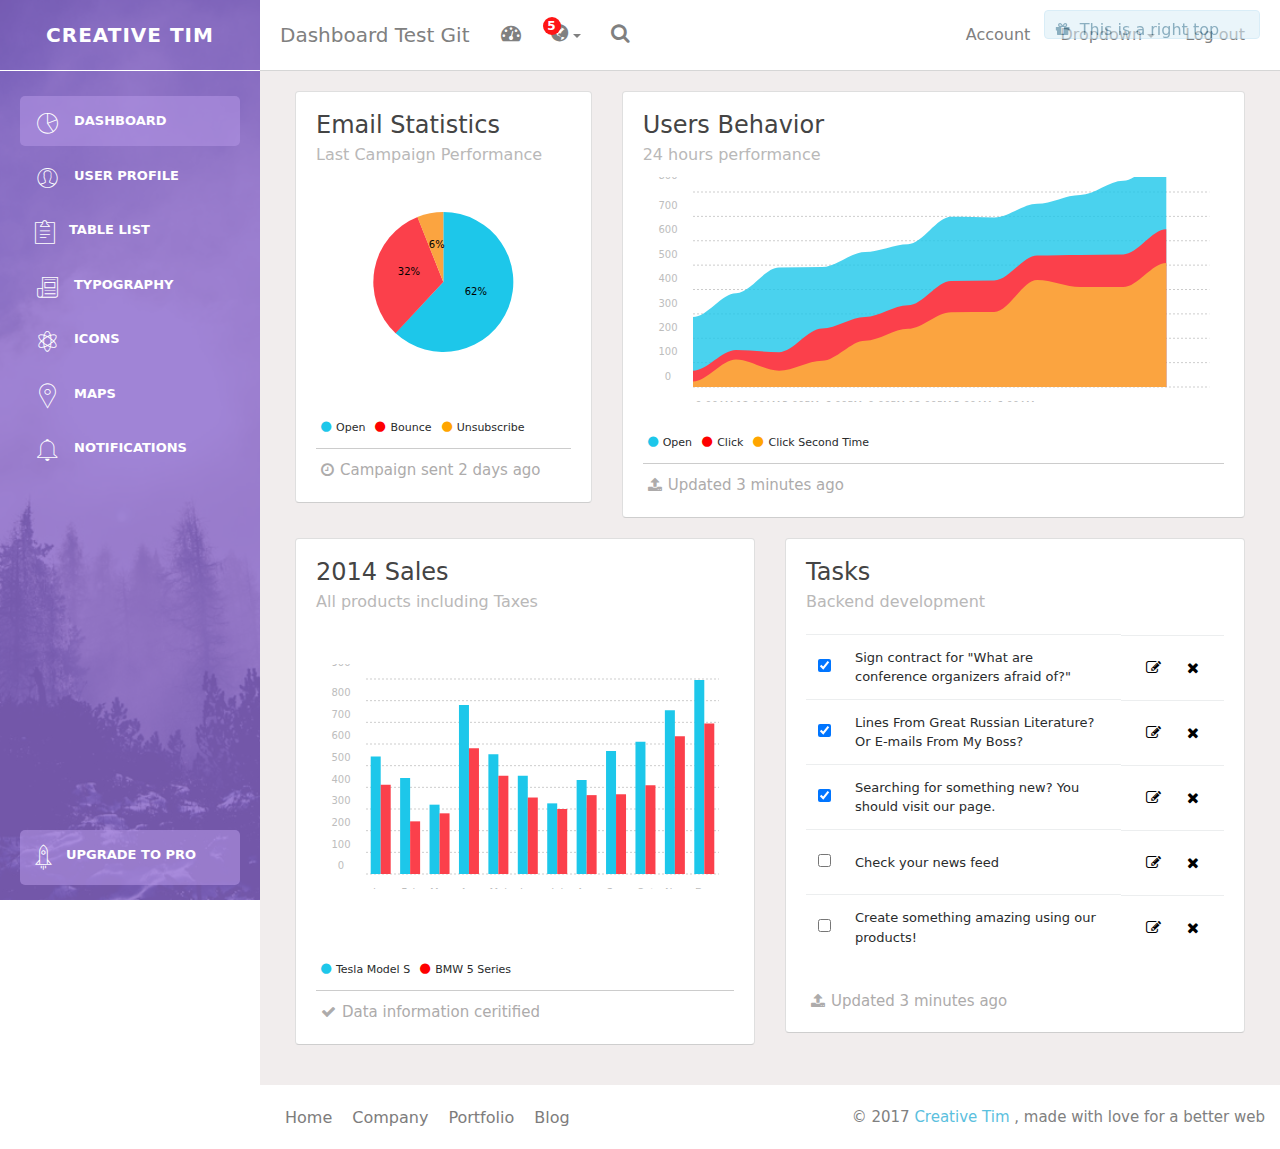
<file: dashboard.html>
<!DOCTYPE html>
<html>
<head>
	<meta charset="utf-8">
	<title>CARD8</title>
	<meta http-equiv="X-UA-Compatible" content="IE=edge">
	<meta name="viewport" content="width=device-width, initial-scale=1">
	<link rel="stylesheet" type="text/css" href="css/pe-icon-7-stroke.css">
	<link href="http://maxcdn.bootstrapcdn.com/font-awesome/4.2.0/css/font-awesome.min.css" rel="stylesheet">
	<link rel="stylesheet" type="text/css" href="css/bootstrap.min.css">
	<link rel="stylesheet" type="text/css" href="css/style.css">
</head>
<body>

	<div id="alertRightTop" class="alert alert-info collapse alert-notification alert-right-top">
		<p><i class="fa fa-gift" aria-hidden="true"></i>This is a right top notification!<a id="linkCloseRightTop" class="close">&times;</a></p>
	</div>

	<div class="wrapper">
		<div class="sidebar hidden-md-down">
			<div class="sidebar-wrapper">
				<div class="logo">
					<a href="http://www.creative-tim.com">
						Creative Tim
					</a>
				</div><!--logo-->

				<ul class="nav">
					<li class="active">
						<a href="dashboard.html">
							<div class="i">
							<i class="pe-7s-graph"></i>
							</div>
							<p>Dashboard</p>
						</a>
					</li>

					<li>
						<a href="user.html">
							<div class="i">
							<i class="pe-7s-user"></i>
							</div>
							<p>User Profile</p>
						</a>
					</li>

					<li>
						<a href="table.html">
							<div class="i">
							<i class="pe-7s-note2"></i>
							</div>
							<p>Table List</p>
						</a>
					</li>

					<li>
						<a href="typography.html">
							<div class="i">
							<i class="pe-7s-news-paper"></i>
							</div>
							<p>Typography</p>
						</a>
					</li>

					<li>
						<a href="icons.html">
							<div class="i">
							<i class="pe-7s-science"></i>
							</div>
							<p>Icons</p>
						</a>
					</li>

					<li>
						<a href="maps.html">
							<div class="i">
							<i class="pe-7s-map-marker"></i>
							</div>
							<p>Maps</p>
						</a>
					</li>

					<li>
						<a href="notifications.html">
							<div class="i">
							<i class="pe-7s-bell"></i>
							</div>
							<p>Notifications</p>
						</a>
					</li>

					<li class="upgrade active">
						<a href="#">
							<div class="i">
								<i class="pe-7s-rocket"></i>
								<p>Upgrade to pro</p>
							</div>
						</a>
					</li>
				</ul>
			</div><!--sidebar-wrapper-->
		</div><!--sidebar-->

		<div class="main-panel">
			<nav class="navbar navbar-toggleable-md">
			  <button class="navbar-toggler navbar-toggler-right" type="button" data-toggle="collapse" data-target="#navbar1">
			   	<i class="fa fa-bars"></i>
			  </button>
			  <a class="navbar-brand" href="#">Dashboard Test Git</a>
			  <div class="collapse navbar-collapse" id="navbar1">
			  	<ul class="navbar-nav navbar-left">
			  		<li>
			  			<a href="#" data-toggle="dropdown">
			  				<i class="fa fa-tachometer" aria-hidden="true"></i>
			  				<p class="hidden-lg-up">Dashboard</p>
			  			</a>
			  		</li>

			  		<li class="dropdown">
			  			<a href="#" class="dropdown-toggle" data-toggle="dropdown">
			  				<i class="fa fa-globe"></i>
			  				<p class="hidden-lg-up">
			  					5 Notifications
			  				</p>
			  				<b class="caret"></b>
			  				<span class="notification hidden-md-down">5</span>

			  			</a>
			  			<ul class="dropdown-menu" >
			  				 <li><a href="#">Notification 1</a></li>
                            <li><a href="#">Notification 2</a></li>
                            <li><a href="#">Notification 3</a></li>
                            <li><a href="#">Notification 4</a></li>
                            <li><a href="#" style="font-size: 14px;">Another notification</a></li>
			  			</ul>
			  		</li>

			  		<li>
			  			<a href="">
			  				<i class="fa fa-search"></i>
			  				<p class="hidden-lg-up">Search</p>
			  			</a>
			  		</li>
			  	</ul><!--navbar left-->

			  	<ul class="navbar-nav ml-auto">
			  		<li>
			  			<a href="#">
			  				<p>Account</p>
			  			</a>
			  		</li>

			  		<li class="dropdown">
			  			<a href="#" class="dropdown-toggle" data-toggle="dropdown">
			  				<p>
			  					Dropdown
			  					<b class="caret"></b>
			  				</p>
			  			</a>
			  			<ul class="dropdown-menu">
			  				<li><a href="#">Action</a></li>
                            <li><a href="#">Another action</a></li>
                            <li><a href="#">Something</a></li>
                            <li><a href="#">Another action</a></li>
                            <li><a href="#">Something</a></li>
                            <li class="divider"></li>
                            <li><a href="#">Separated link</a></li>
			  			</ul>
			  		</li>

			  		<li>
			  			<a href="#">
			  				<p>Log out</p>
			  			</a>
			  		</li>
			  	</ul><!--navbar right-->

			  	<div class="small-screen-separator hidden-lg-up"></div>

			  	<ul class="nav hidden-lg-up">
					<li class="active">
						<a href="dashboard.html">
							<div class="i">
							<i class="pe-7s-graph"></i>
							</div>
							<p>Dashboard</p>
						</a>
					</li>

					<li>
						<a href="user.html">
							<div class="i">
							<i class="pe-7s-user"></i>
							</div>
							<p>User Profile</p>
						</a>
					</li>

					<li>
						<a href="table.html">
							<div class="i">
							<i class="pe-7s-note2"></i>
							</div>
							<p>Table List</p>
						</a>
					</li>

					<li>
						<a href="typography.html">
							<div class="i">
							<i class="pe-7s-news-paper"></i>
							</div>
							<p>Typography</p>
						</a>
					</li>

					<li>
						<a href="icons.html">
							<div class="i">
							<i class="pe-7s-science"></i>
							</div>
							<p>Icons</p>
						</a>
					</li>

					<li>
						<a href="maps.html">
							<div class="i">
							<i class="pe-7s-map-marker"></i>
							</div>
							<p>Maps</p>
						</a>
					</li>

					<li>
						<a href="notifications.html">
							<div class="i">
							<i class="pe-7s-bell"></i>
							</div>
							<p>Notifications</p>
						</a>
					</li>

					<li class="active">
						<a href="#">
							<div class="i">
								<i class="pe-7s-rocket"></i>
								<p>Upgrade to pro</p>
							</div>
						</a>
					</li>

				</ul>
			  </div>
			</nav>

			<div class="content">
				<div class="container-fluid">
					<div class="row">
						<div class="col-lg-4">
							<div class="card">
								<div class="header">
									<h4 class="title">Email Statistics</h4>
									<p class="category">Last Campaign Performance</p>
								</div><!--header-->
								<div class="card-content">
									<div id="chartPreferences" class="ct-chart"></div>
								</div><!--content-->
								<div class="footer">
									<div class="legend">
										<i class="fa fa-circle text-blue"></i><span>Open</span>
                                        <i class="fa fa-circle text-red"></i><span>Bounce</span>
                                        <i class="fa fa-circle text-orange"></i><span>Unsubscribe</span>
									</div>
									<div class="stats">
										<i class="fa fa-clock-o"></i>Campaign sent 2 days ago
									</div>
								</div><!--footer-->
							</div><!--card-->
						</div><!--col-md-4-->

						<div class="col-lg-8">
							<div class="card">
								<div class="header">
									<h4 class="title">Users Behavior</h4>
									<p class="category">24 hours performance</p>
								</div><!--header-->
								<div class="card-content">
									<div id="chartHours"></div>
								</div><!--content-->
								<div class="footer">
									<div class="legend">
									<i class="fa fa-circle text-blue"></i><span>Open</span>
                             		<i class="fa fa-circle text-red"></i><span>Click</span>
                             		<i class="fa fa-circle text-orange"></i><span>Click Second Time</span>
									</div>
									<div class="stats">
										<i class="fa fa-upload"></i>Updated 3 minutes ago
									</div>
								</div><!--footer-->
							</div><!--card-->
						</div><!--col-md-8-->
					</div><!--row-->

					<div class="row">
						<div class="col-lg-6">
							<div class="card">
								<div class="header">
									<h4 class="title">2014 Sales</h4>
									<p class="category">All products including Taxes</p>
								</div><!--header-->
								<div class="card-content">
									<div id="chartActivity" class="ct-chart"></div>
								</div><!--content-->
								<div class="footer">
									<div class="legend">
									<i class="fa fa-circle text-blue"></i><span>Tesla Model S</span>
									<i class="fa fa-circle text-red"></i><span>BMW 5 Series</span>


									</div>
									<div class="stats">
										<i class="fa fa-check"></i>Data information ceritified
									</div>
								</div><!--footer-->
							</div><!--card-->
						</div><!--col-md-6-->

						<div class="col-lg-6">
							<div class="card">
								<div class="header">
									<h4 class="title">Tasks</h4>
									<p class="category">Backend development</p>
								</div><!--header-->
								<div class="card-content">
									<table class="table">
										<tbody>
											<tr>
												<td>
													<label class="checkbox">
														<input type="checkbox" data-toggle="checkbox" checked>
													</label>
												</td>
												<td>
													Sign contract for "What are conference organizers afraid of?"
												</td>
												<td class="td-actions text-right">
                                                    <button type="button" data-toggle="tooltip" title="Edit Task" class="btn btn-info btn-simple btn-xs">
                                                        <i class="fa fa-edit"></i>
                                                    </button>
                                                    <button type="button" rel="tooltip" title="Remove" class="btn btn-danger btn-simple btn-xs">
                                                        <i class="fa fa-times"></i>
                                                    </button>
                                                </td>
											</tr>

											<tr>
												<td>
													<label class="checkbox">
														<input type="checkbox" data-toggle="checkbox" checked>
													</label>
												</td>
												<td>
													Lines From Great Russian Literature? Or E-mails From My Boss?
												</td>
												<td class="td-actions text-right">
                                                    <button type="button" data-toggle="tooltip" title="Edit Task" class="btn btn-info btn-simple btn-xs">
                                                        <i class="fa fa-edit"></i>
                                                    </button>
                                                    <button type="button" rel="tooltip" title="Remove" class="btn btn-danger btn-simple btn-xs">
                                                        <i class="fa fa-times"></i>
                                                    </button>
                                                </td>
											</tr>


											<tr>
												<td>
													<label class="checkbox">
														<input type="checkbox" data-toggle="checkbox" checked>
													</label>
												</td>
												<td>
													Searching for something new? You should visit our page.
												</td>
												<td class="td-actions text-right">
                                                    <button type="button" data-toggle="tooltip" title="Edit Task" class="btn btn-info btn-simple btn-xs">
                                                        <i class="fa fa-edit"></i>
                                                    </button>
                                                    <button type="button" rel="tooltip" title="Remove" class="btn btn-danger btn-simple btn-xs">
                                                        <i class="fa fa-times"></i>
                                                    </button>
                                                </td>
											</tr>


											<tr>
												<td>
													<label class="checkbox">
														<input type="checkbox" data-toggle="checkbox">
													</label>
												</td>
												<td>
													Check your news feed
												</td>
												<td class="td-actions text-right">
                                                    <button type="button" data-toggle="tooltip" title="Edit Task" class="btn btn-info btn-simple btn-xs">
                                                        <i class="fa fa-edit"></i>
                                                    </button>
                                                    <button type="button" rel="tooltip" title="Remove" class="btn btn-danger btn-simple btn-xs">
                                                        <i class="fa fa-times"></i>
                                                    </button>
                                                </td>
											</tr>


											<tr>
												<td>
													<label class="checkbox">
														<input type="checkbox" data-toggle="checkbox" >
													</label>
												</td>
												<td>
													Create something amazing using our products!
												</td>
												<td class="td-actions text-right">
                                                    <button type="button" data-toggle="tooltip" title="Edit Task" class="btn btn-info btn-simple btn-xs">
                                                        <i class="fa fa-edit"></i>
                                                    </button>
                                                    <button type="button" rel="tooltip" title="Remove" class="btn btn-danger btn-simple btn-xs">
                                                        <i class="fa fa-times"></i>
                                                    </button>
                                                </td>
											</tr>
										</tbody>
									</table><!--table-->
								</div><!--content-->
								<div class="footer">

									<div class="stats">
										<i class="fa fa-upload"></i>Updated 3 minutes ago
									</div>
								</div><!--footer-->
							</div><!--card-->
						</div><!--col-md-6-->
					</div><!--row-->
				</div>

			</div><!--content-->

				<footer class="final-footer">
					<div class="container-fluid">
						<nav class="pull-left">
							<ul>
							  <li>
	                            <a href="#">
	                                Home
	                            </a>
	                        </li>
	                        <li>
	                            <a href="#">
	                                Company
	                            </a>
	                        </li>
	                        <li>
	                            <a href="#">
	                                Portfolio
	                            </a>
	                        </li>
	                        <li>
	                            <a href="#">
	                               Blog
	                            </a>
	                        </li>
						</ul>
					</nav>
					<p class="pull-right">
						&copy; 2017 <a href="http://www.creative-tim.com" class="text-info">Creative Tim </a>
						, made with love for a better web
					<p>
				</div>
			</footer><!--footer-->
		</div><!--main-panel-->



	</div><!--wrapper-->

	<script src="js/jquery-2.1.4.min.js"></script>
	<script src="js/bootstrap.min.js"></script>
	<script src="js/chartist.min.js"></script>
	<script src="js/demo.js"></script>
	<script>
		$(document).ready(function(){

			demo.initChartist();

			$('#alertRightTop').delay(500).show('fade');

			setTimeout(function(){
				$('#alertRightTop').hide('fade');
			},5000);

			$('#linkCloseRightTop').click(function(){
				$('#alertRightTop').hide('fade');
			});
		});


	</script>
</body>
</html>
</file>
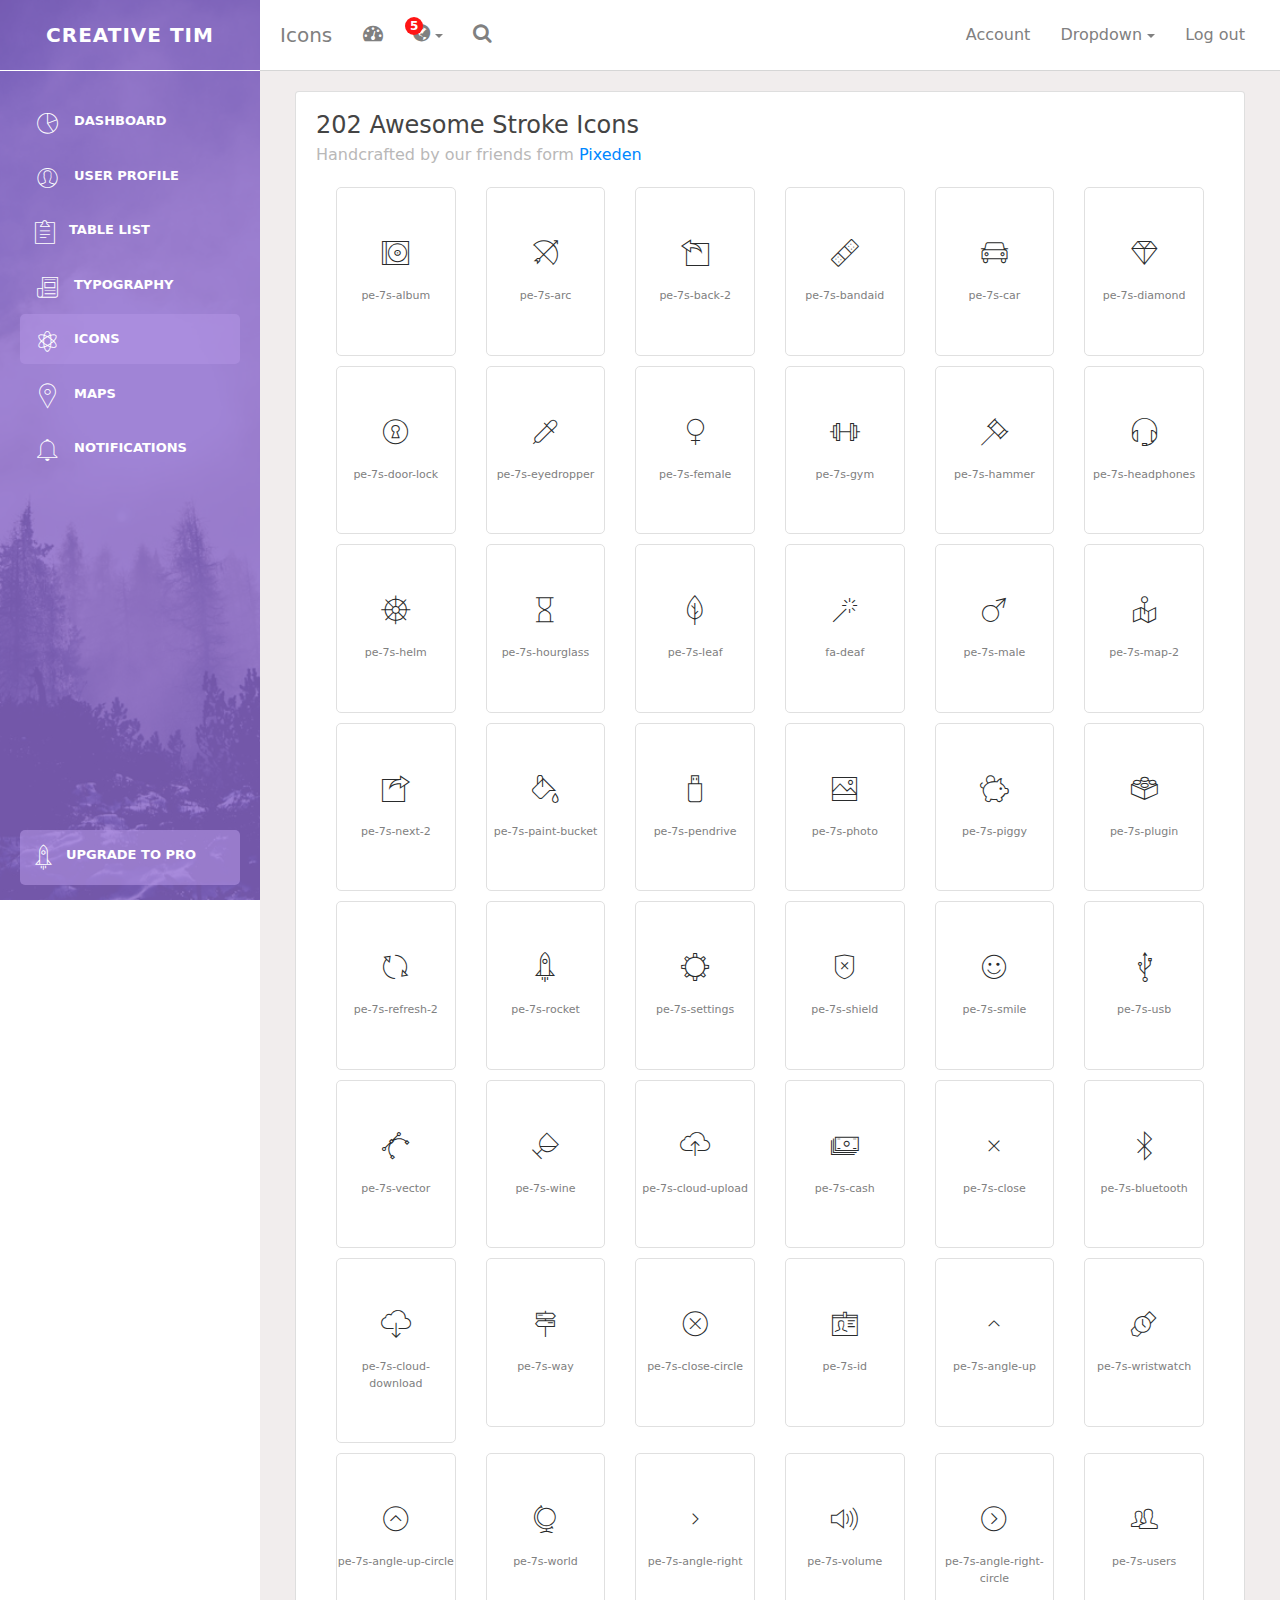
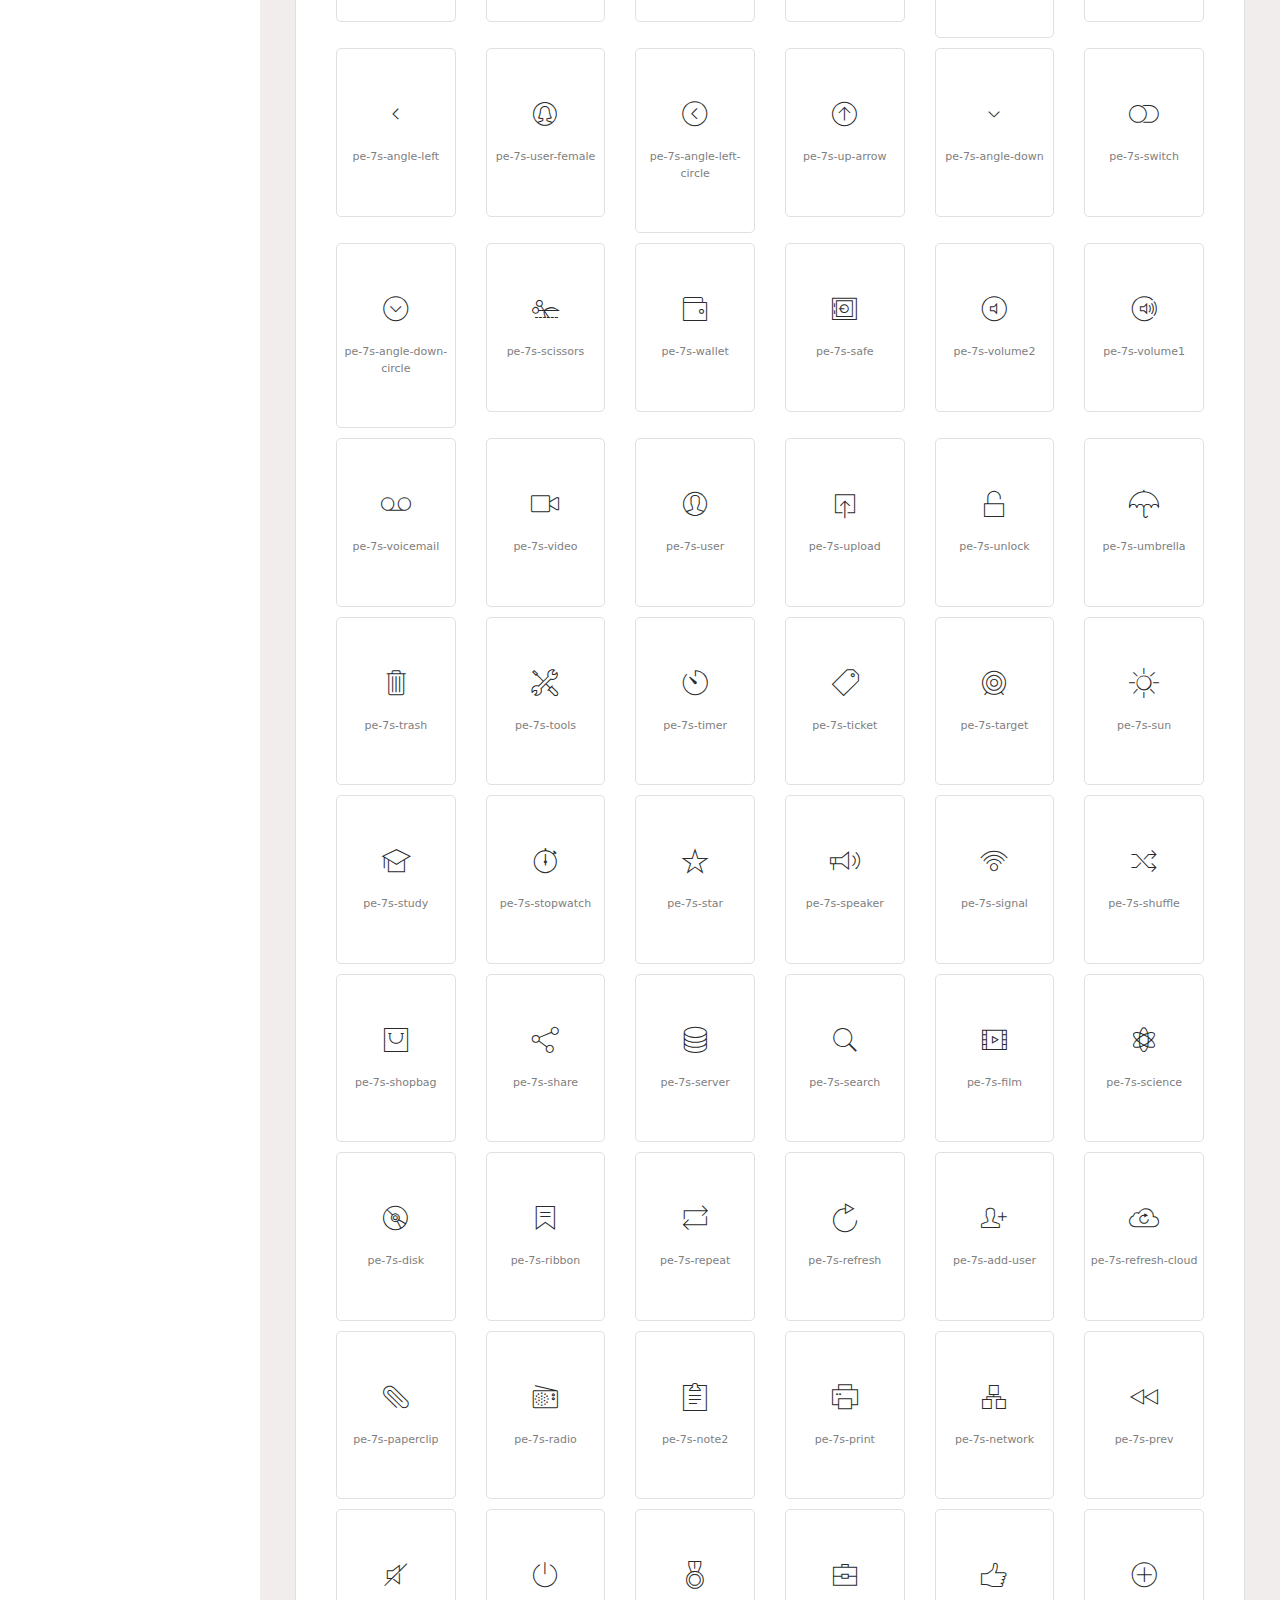
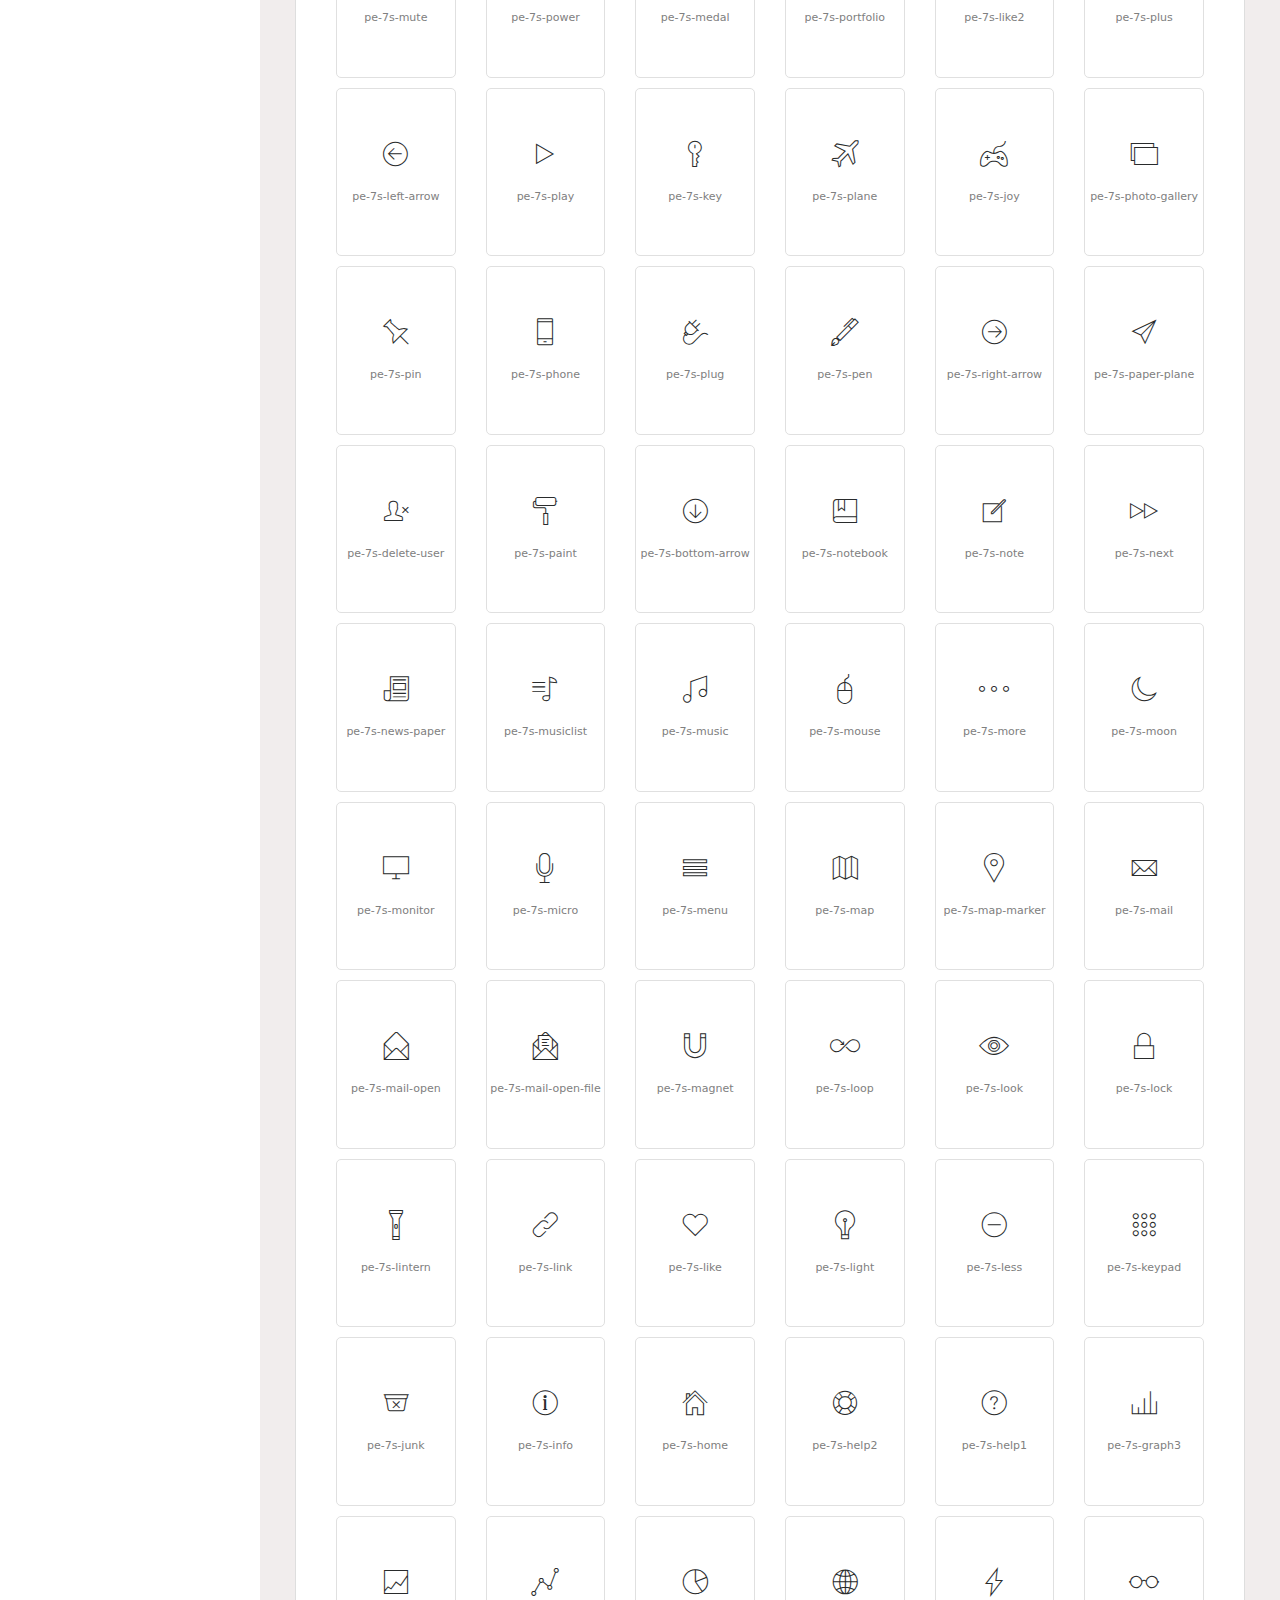
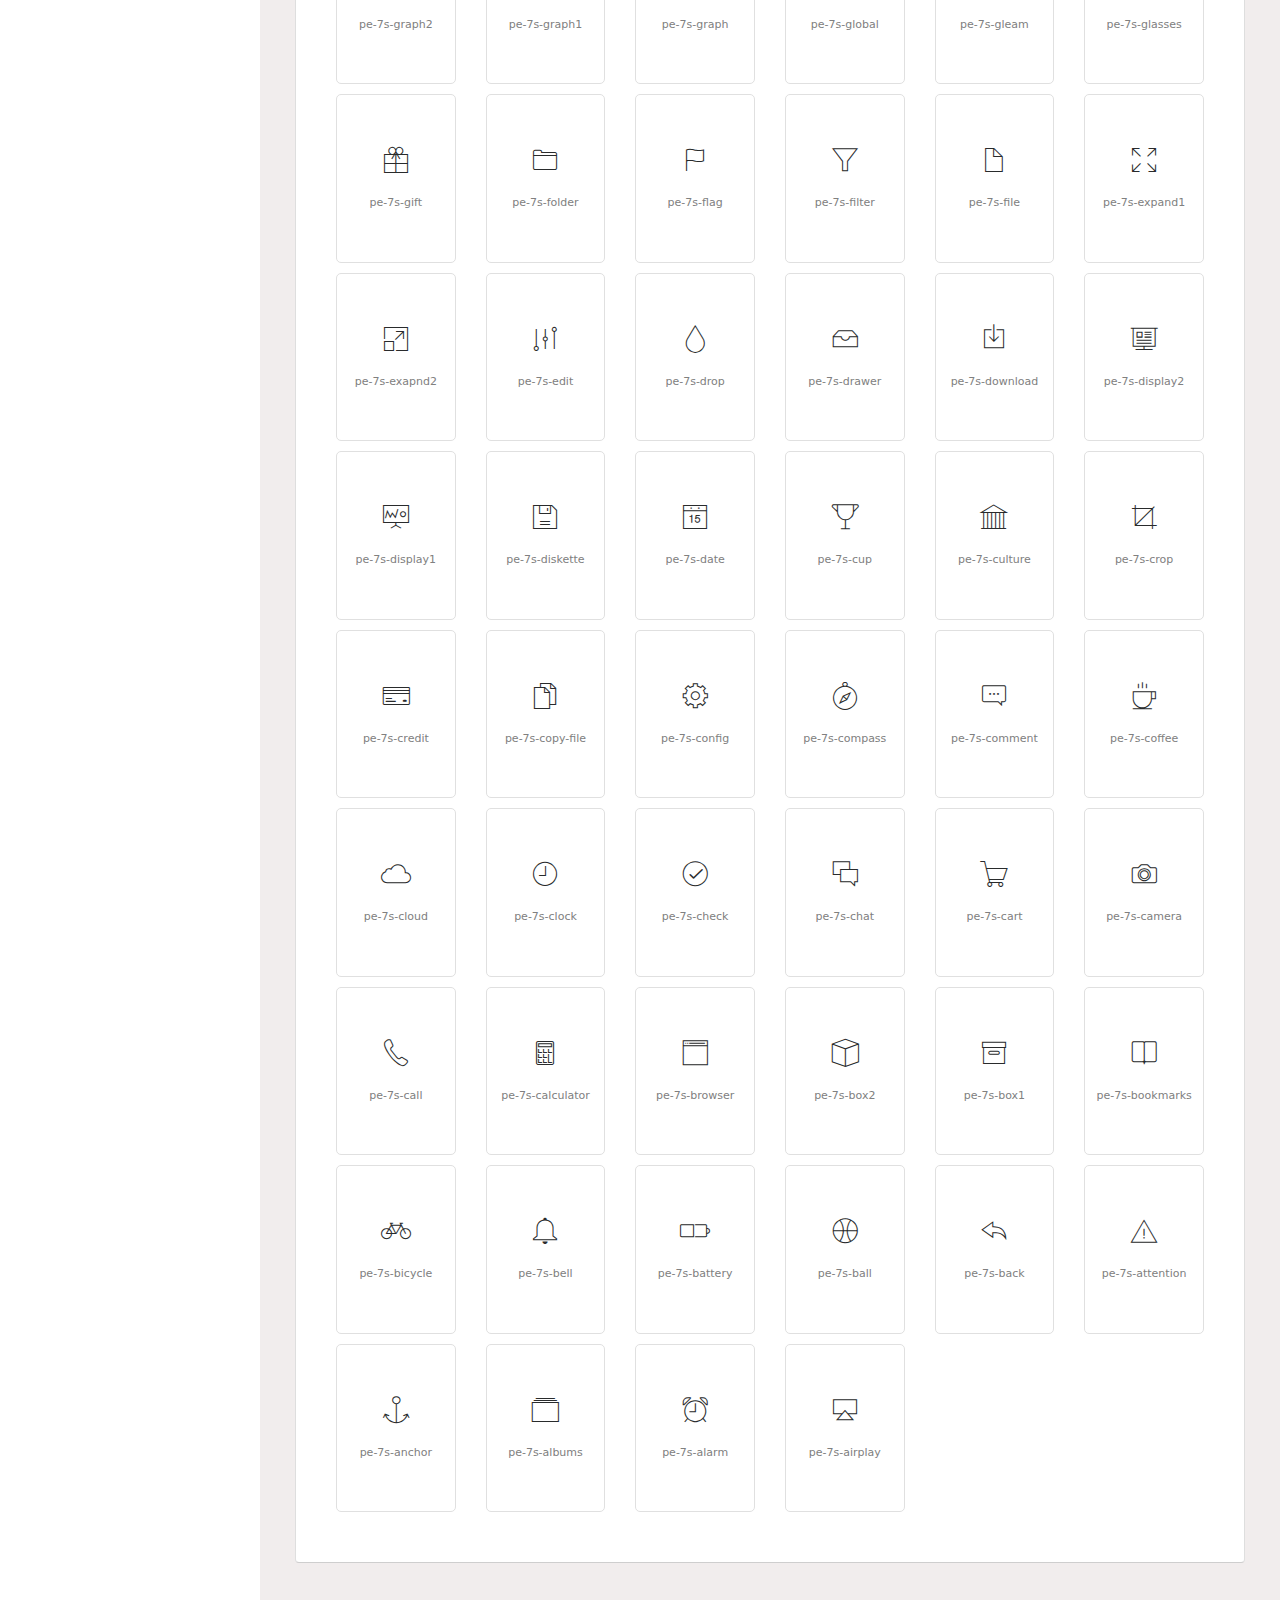
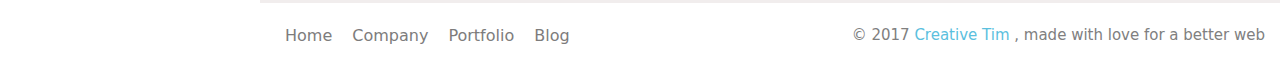
<file: icons.html>
<!DOCTYPE html>
<html>
<head>
	<meta charset="utf-8">
	<title>CARD8</title>
	<meta http-equiv="X-UA-Compatible" content="IE=edge">
	<meta name="viewport" content="width=device-width, initial-scale=1">
	<link rel="stylesheet" type="text/css" href="css/pe-icon-7-stroke.css">
	<link href="http://maxcdn.bootstrapcdn.com/font-awesome/4.2.0/css/font-awesome.min.css" rel="stylesheet">
	<link rel="stylesheet" type="text/css" href="css/bootstrap.min.css">
	<link rel="stylesheet" type="text/css" href="css/style.css">
</head>
<body>
	<div class="wrapper">
		<div class="sidebar hidden-md-down">
			<div class="sidebar-wrapper">
				<div class="logo">
					<a href="http://www.creative-tim.com">
						Creative Tim
					</a>
				</div><!--logo-->

				<ul class="nav">
					<li>
						<a href="dashboard.html">
							<div class="i">
							<i class="pe-7s-graph"></i>
							</div>
							<p>Dashboard</p>
						</a>
					</li>

					<li>
						<a href="user.html">
							<div class="i">
							<i class="pe-7s-user"></i>
							</div>
							<p>User Profile</p>
						</a>
					</li>

					<li>
						<a href="table.html">
							<div class="i">
							<i class="pe-7s-note2"></i>
							</div>
							<p>Table List</p>
						</a>
					</li>

					<li>
						<a href="typography.html">
							<div class="i">
							<i class="pe-7s-news-paper"></i>
							</div>
							<p>Typography</p>
						</a>
					</li>

					<li class="active">
						<a href="icons.html">
							<div class="i">
							<i class="pe-7s-science"></i>
							</div>
							<p>Icons</p>
						</a>
					</li>

					<li>
						<a href="maps.html">
							<div class="i">
							<i class="pe-7s-map-marker"></i>
							</div>
							<p>Maps</p>
						</a>
					</li>

					<li>
						<a href="notifications.html">
							<div class="i">
							<i class="pe-7s-bell"></i>
							</div>
							<p>Notifications</p>
						</a>
					</li>

					<li class="upgrade active">
						<a href="#">
							<div class="i">
								<i class="pe-7s-rocket"></i>
								<p>Upgrade to pro</p>
							</div>
						</a>
					</li>
				</ul>
			</div><!--sidebar-wrapper-->
		</div><!--sidebar-->

		<div class="main-panel">
			<nav class="navbar navbar-toggleable-md">
			  <button class="navbar-toggler navbar-toggler-right" type="button" data-toggle="collapse" data-target="#navbar1">
			    <i class="fa fa-bars"></i>
			  </button>
			  <a class="navbar-brand" href="#">Icons</a>
			  <div class="collapse navbar-collapse" id="navbar1">
			  	<ul class="navbar-nav navbar-left">
			  		<li>
			  			<a href="#" data-toggle="dropdown">
			  				<i class="fa fa-tachometer" aria-hidden="true"></i>
			  				<p class="hidden-lg-up">Dashboard</p>
			  			</a>
			  		</li>

			  		<li class="dropdown">
			  			<a href="#" class="dropdown-toggle" data-toggle="dropdown">
			  				<i class="fa fa-globe"></i>
			  				<p class="hidden-lg-up">
			  					5 Notifications
			  				</p>
			  				<b class="caret"></b>
			  				<span class="notification hidden-md-down">5</span>

			  			</a>
			  			<ul class="dropdown-menu" >
			  				 <li><a href="#">Notification 1</a></li>
                            <li><a href="#">Notification 2</a></li>
                            <li><a href="#">Notification 3</a></li>
                            <li><a href="#">Notification 4</a></li>
                            <li><a href="#" style="font-size: 14px;">Another notification</a></li>
			  			</ul>
			  		</li>

			  		<li>
			  			<a href="">
			  				<i class="fa fa-search"></i>
			  				<p class="hidden-lg-up">Search</p>
			  			</a>
			  		</li>
			  	</ul><!--navbar left-->

			  	<ul class="navbar-nav ml-auto">
			  		<li>
			  			<a href="#">
			  				<p>Account</p>
			  			</a>
			  		</li>

			  		<li class="dropdown">
			  			<a href="#" class="dropdown-toggle" data-toggle="dropdown">
			  				<p>
			  					Dropdown
			  					<b class="caret"></b>
			  				</p>
			  			</a>
			  			<ul class="dropdown-menu">
			  				<li><a href="#">Action</a></li>
                            <li><a href="#">Another action</a></li>
                            <li><a href="#">Something</a></li>
                            <li><a href="#">Another action</a></li>
                            <li><a href="#">Something</a></li>
                            <li class="divider"></li>
                            <li><a href="#">Separated link</a></li>
			  			</ul>
			  		</li>

			  		<li>
			  			<a href="#">
			  				<p>Log out</p>
			  			</a>
			  		</li>
			  	</ul><!--navbar right-->

			  	<div class="small-screen-separator hidden-lg-up"></div>

			  	<ul class="nav hidden-lg-up">
					<li>
						<a href="dashboard.html">
							<div class="i">
							<i class="pe-7s-graph"></i>
							</div>
							<p>Dashboard</p>
						</a>
					</li>

					<li>
						<a href="user.html">
							<div class="i">
							<i class="pe-7s-user"></i>
							</div>
							<p>User Profile</p>
						</a>
					</li>

					<li>
						<a href="table.html">
							<div class="i">
							<i class="pe-7s-note2"></i>
							</div>
							<p>Table List</p>
						</a>
					</li>

					<li>
						<a href="typography.html">
							<div class="i">
							<i class="pe-7s-news-paper"></i>
							</div>
							<p>Typography</p>
						</a>
					</li>

					<li class="active">
						<a href="icons.html">
							<div class="i">
							<i class="pe-7s-science"></i>
							</div>
							<p>Icons</p>
						</a>
					</li>

					<li>
						<a href="maps.html">
							<div class="i">
							<i class="pe-7s-map-marker"></i>
							</div>
							<p>Maps</p>
						</a>
					</li>

					<li>
						<a href="notifications.html">
							<div class="i">
							<i class="pe-7s-bell"></i>
							</div>
							<p>Notifications</p>
						</a>
					</li>

					<li class="active">
						<a href="#">
							<div class="i">
								<i class="pe-7s-rocket"></i>
								<p>Upgrade to pro</p>
							</div>
						</a>
					</li>

				</ul>
			  </div>
			</nav>

			<div class="content">
				<div class="container-fluid">
					<div class="row">
						<div class="col-md-12">
							<div class="card">
								<div class="header">
									<h4 class="title">202 Awesome Stroke Icons</h4>
									<p class="category">Handcrafted by our friends form <a class="pixeden" href="https://www.pixeden.com/">Pixeden</a></p>
								</div>
								<div class="content">
									<div class="row">
										<div class="col-xl-2 col-md-4 col-6">
											<div class="icon-box">
												<i class="pe-7s-album"></i>
												<span>pe-7s-album</span>
											</div>
										</div>
										<div class="col-xl-2 col-md-4 col-6">
											<div class="icon-box">
												<i class="pe-7s-arc"></i>
												<span>pe-7s-arc</span>
											</div>
										</div>
										<div class="col-xl-2 col-md-4 col-6">
											<div class="icon-box">
												<i class="pe-7s-back-2"></i>
												<span>pe-7s-back-2</span>
											</div>
										</div>
										<div class="col-xl-2 col-md-4 col-6">
											<div class="icon-box">
												<i class="pe-7s-bandaid"></i>
												<span>pe-7s-bandaid</span>
											</div>
										</div>
										<div class="col-xl-2 col-md-4 col-6">
											<div class="icon-box">
												<i class="pe-7s-car"></i>
												<span>pe-7s-car</span>
											</div>
										</div>
										<div class="col-xl-2 col-md-4 col-6">
											<div class="icon-box">
												<i class="pe-7s-diamond"></i>
												<span>pe-7s-diamond</span>
											</div>
										</div>
									</div><!--row1-->

									<div class="row">
										<div class="col-xl-2 col-md-4 col-6">
											<div class="icon-box">
												<i class="pe-7s-door-lock"></i>
												<span>pe-7s-door-lock</span>
											</div>
										</div>
										<div class="col-xl-2 col-md-4 col-6">
											<div class="icon-box">
												<i class="pe-7s-eyedropper"></i>
												<span>pe-7s-eyedropper</span>
											</div>
										</div>
										<div class="col-xl-2 col-md-4 col-6">
											<div class="icon-box">
												<i class="pe-7s-female"></i>
												<span>pe-7s-female</span>
											</div>
										</div>
										<div class="col-xl-2 col-md-4 col-6">
											<div class="icon-box">
												<i class="pe-7s-gym"></i>
												<span>pe-7s-gym</span>
											</div>
										</div>
										<div class="col-xl-2 col-md-4 col-6">
											<div class="icon-box">
												<i class="pe-7s-hammer"></i>
												<span>pe-7s-hammer</span>
											</div>
										</div>
										<div class="col-xl-2 col-md-4 col-6">
											<div class="icon-box">
												<i class="pe-7s-headphones"></i>
												<span>pe-7s-headphones</span>
											</div>
										</div>
									</div><!--row2-->

									<div class="row">
										<div class="col-xl-2 col-md-4 col-6">
											<div class="icon-box">
												<i class="pe-7s-helm"></i>
												<span>pe-7s-helm</span>
											</div>
										</div>
										<div class="col-xl-2 col-md-4 col-6">
											<div class="icon-box">
												<i class="pe-7s-hourglass"></i>
												<span>pe-7s-hourglass</span>
											</div>
										</div>
										<div class="col-xl-2 col-md-4 col-6">
											<div class="icon-box">
												<i class="pe-7s-leaf"></i>
												<span>pe-7s-leaf</span>
											</div>
										</div>
										<div class="col-xl-2 col-md-4 col-6">
											<div class="icon-box">
												<i class="pe-7s-magic-wand"></i>
												<span>fa-deaf</span>
											</div>
										</div>
										<div class="col-xl-2 col-md-4 col-6">
											<div class="icon-box">
												<i class="pe-7s-male"></i>
												<span>pe-7s-male</span>
											</div>
										</div>
										<div class="col-xl-2 col-md-4 col-6">
											<div class="icon-box">
												<i class="pe-7s-map-2"></i>
												<span>pe-7s-map-2</span>
											</div>
										</div>
									</div><!--row3-->

									<div class="row">
										<div class="col-xl-2 col-md-4 col-6">
											<div class="icon-box">
												<i class="pe-7s-next-2"></i>
												<span>pe-7s-next-2</span>
											</div>
										</div>
										<div class="col-xl-2 col-md-4 col-6">
											<div class="icon-box">
												<i class="pe-7s-paint-bucket"></i>
												<span>pe-7s-paint-bucket</span>
											</div>
										</div>
										<div class="col-xl-2 col-md-4 col-6">
											<div class="icon-box">
												<i class="pe-7s-pendrive"></i>
												<span>pe-7s-pendrive</span>
											</div>
										</div>
										<div class="col-xl-2 col-md-4 col-6">
											<div class="icon-box">
												<i class="pe-7s-photo"></i>
												<span>pe-7s-photo</span>
											</div>
										</div>
										<div class="col-xl-2 col-md-4 col-6">
											<div class="icon-box">
												<i class="pe-7s-piggy"></i>
												<span>pe-7s-piggy</span>
											</div>
										</div>
										<div class="col-xl-2 col-md-4 col-6">
											<div class="icon-box">
												<i class="pe-7s-plugin"></i>
												<span>pe-7s-plugin</span>
											</div>
										</div>
									</div><!--row4-->

									<div class="row">
										<div class="col-xl-2 col-md-4 col-6">
											<div class="icon-box">
												<i class="pe-7s-refresh-2"></i>
												<span>pe-7s-refresh-2</span>
											</div>
										</div>
										<div class="col-xl-2 col-md-4 col-6">
											<div class="icon-box">
												<i class="pe-7s-rocket"></i>
												<span>pe-7s-rocket</span>
											</div>
										</div>
										<div class="col-xl-2 col-md-4 col-6">
											<div class="icon-box">
												<i class="pe-7s-settings"></i>
												<span>pe-7s-settings</span>
											</div>
										</div>
										<div class="col-xl-2 col-md-4 col-6">
											<div class="icon-box">
												<i class="pe-7s-shield"></i>
												<span>pe-7s-shield</span>
											</div>
										</div>
										<div class="col-xl-2 col-md-4 col-6">
											<div class="icon-box">
												<i class="pe-7s-smile"></i>
												<span>pe-7s-smile</span>
											</div>
										</div>
										<div class="col-xl-2 col-md-4 col-6">
											<div class="icon-box">
												<i class="pe-7s-usb"></i>
												<span>pe-7s-usb</span>
											</div>
										</div>
									</div><!--row5-->

									<div class="row">
										<div class="col-xl-2 col-md-4 col-6">
											<div class="icon-box">
												<i class="pe-7s-vector"></i>
												<span>pe-7s-vector</span>
											</div>
										</div>
										<div class="col-xl-2 col-md-4 col-6">
											<div class="icon-box">
												<i class="pe-7s-wine"></i>
												<span>pe-7s-wine</span>
											</div>
										</div>
										<div class="col-xl-2 col-md-4 col-6">
											<div class="icon-box">
												<i class="pe-7s-cloud-upload"></i>
												<span>pe-7s-cloud-upload</span>
											</div>
										</div>
										<div class="col-xl-2 col-md-4 col-6">
											<div class="icon-box">
												<i class="pe-7s-cash"></i>
												<span>pe-7s-cash</span>
											</div>
										</div>
										<div class="col-xl-2 col-md-4 col-6">
											<div class="icon-box">
												<i class="pe-7s-close"></i>
												<span>pe-7s-close</span>
											</div>
										</div>
										<div class="col-xl-2 col-md-4 col-6">
											<div class="icon-box">
												<i class="pe-7s-bluetooth"></i>
												<span>pe-7s-bluetooth</span>
											</div>
										</div>
									</div><!--row6-->

									<div class="row">
										<div class="col-xl-2 col-md-4 col-6">
											<div class="icon-box">
												<i class="pe-7s-cloud-download"></i>
												<span>pe-7s-cloud-download</span>
											</div>
										</div>
										<div class="col-xl-2 col-md-4 col-6">
											<div class="icon-box">
												<i class="pe-7s-way"></i>
												<span>pe-7s-way</span>
											</div>
										</div>
										<div class="col-xl-2 col-md-4 col-6">
											<div class="icon-box">
												<i class="pe-7s-close-circle"></i>
												<span>pe-7s-close-circle</span>
											</div>
										</div>
										<div class="col-xl-2 col-md-4 col-6">
											<div class="icon-box">
												<i class="pe-7s-id"></i>
												<span>pe-7s-id</span>
											</div>
										</div>
										<div class="col-xl-2 col-md-4 col-6">
											<div class="icon-box">
												<i class="pe-7s-angle-up"></i>
												<span>pe-7s-angle-up</span>
											</div>
										</div>
										<div class="col-xl-2 col-md-4 col-6">
											<div class="icon-box">
												<i class="pe-7s-wristwatch"></i>
												<span>pe-7s-wristwatch</span>
											</div>
										</div>
									</div><!--row7-->	

									<div class="row">
										<div class="col-xl-2 col-md-4 col-6">
											<div class="icon-box">
												<i class="pe-7s-angle-up-circle"></i>
												<span>pe-7s-angle-up-circle</span>
											</div>
										</div>
										<div class="col-xl-2 col-md-4 col-6">
											<div class="icon-box">
												<i class="pe-7s-world"></i>
												<span>pe-7s-world</span>
											</div>
										</div>
										<div class="col-xl-2 col-md-4 col-6">
											<div class="icon-box">
												<i class="pe-7s-angle-right"></i>
												<span>pe-7s-angle-right</span>
											</div>
										</div>
										<div class="col-xl-2 col-md-4 col-6">
											<div class="icon-box">
												<i class="pe-7s-volume"></i>
												<span>pe-7s-volume</span>
											</div>
										</div>
										<div class="col-xl-2 col-md-4 col-6">
											<div class="icon-box">
												<i class="pe-7s-angle-right-circle"></i>
												<span>pe-7s-angle-right-circle</span>
											</div>
										</div>
										<div class="col-xl-2 col-md-4 col-6">
											<div class="icon-box">
												<i class="pe-7s-users"></i>
												<span>pe-7s-users</span>
											</div>
										</div>
									</div><!--row8-->

									<div class="row">
										<div class="col-xl-2 col-md-4 col-6">
											<div class="icon-box">
												<i class="pe-7s-angle-left"></i>
												<span>pe-7s-angle-left</span>
											</div>
										</div>
										<div class="col-xl-2 col-md-4 col-6">
											<div class="icon-box">
												<i class="pe-7s-user-female"></i>
												<span>pe-7s-user-female</span>
											</div>
										</div>
										<div class="col-xl-2 col-md-4 col-6">
											<div class="icon-box">
												<i class="pe-7s-angle-left-circle"></i>
												<span>pe-7s-angle-left-circle</span>
											</div>
										</div>
										<div class="col-xl-2 col-md-4 col-6">
											<div class="icon-box">
												<i class="pe-7s-up-arrow"></i>
												<span>pe-7s-up-arrow</span>
											</div>
										</div>
										<div class="col-xl-2 col-md-4 col-6">
											<div class="icon-box">
												<i class="pe-7s-angle-down"></i>
												<span>pe-7s-angle-down</span>
											</div>
										</div>
										<div class="col-xl-2 col-md-4 col-6">
											<div class="icon-box">
												<i class="pe-7s-switch"></i>
												<span>pe-7s-switch</span>
											</div>
										</div>
									</div><!--row9-->	

									<div class="row">
										<div class="col-xl-2 col-md-4 col-6">
											<div class="icon-box">
												<i class="pe-7s-angle-down-circle"></i>
												<span>pe-7s-angle-down-circle</span>
											</div>
										</div>
										<div class="col-xl-2 col-md-4 col-6">
											<div class="icon-box">
												<i class="pe-7s-scissors"></i>
												<span>pe-7s-scissors</span>
											</div>
										</div>
										<div class="col-xl-2 col-md-4 col-6">
											<div class="icon-box">
												<i class="pe-7s-wallet"></i>
												<span>pe-7s-wallet</span>
											</div>
										</div>
										<div class="col-xl-2 col-md-4 col-6">
											<div class="icon-box">
												<i class="pe-7s-safe"></i>
												<span>pe-7s-safe</span>
											</div>
										</div>
										<div class="col-xl-2 col-md-4 col-6">
											<div class="icon-box">
												<i class="pe-7s-volume2"></i>
												<span>pe-7s-volume2</span>
											</div>
										</div>
										<div class="col-xl-2 col-md-4 col-6">
											<div class="icon-box">
												<i class="pe-7s-volume1"></i>
												<span>pe-7s-volume1</span>
											</div>
										</div>
									</div><!--row10-->

									<div class="row">
										<div class="col-xl-2 col-md-4 col-6">
											<div class="icon-box">
												<i class="pe-7s-voicemail"></i>
												<span>pe-7s-voicemail</span>
											</div>
										</div>
										<div class="col-xl-2 col-md-4 col-6">
											<div class="icon-box">
												<i class="pe-7s-video"></i>
												<span>pe-7s-video</span>
											</div>
										</div>
										<div class="col-xl-2 col-md-4 col-6">
											<div class="icon-box">
												<i class="pe-7s-user"></i>
												<span>pe-7s-user</span>
											</div>
										</div>
										<div class="col-xl-2 col-md-4 col-6">
											<div class="icon-box">
												<i class="pe-7s-upload"></i>
												<span>pe-7s-upload</span>
											</div>
										</div>
										<div class="col-xl-2 col-md-4 col-6">
											<div class="icon-box">
												<i class="pe-7s-unlock"></i>
												<span>pe-7s-unlock</span>
											</div>
										</div>
										<div class="col-xl-2 col-md-4 col-6">
											<div class="icon-box">
												<i class="pe-7s-umbrella"></i>
												<span>pe-7s-umbrella</span>
											</div>
										</div>
									</div><!--row11-->	

									<div class="row">
										<div class="col-xl-2 col-md-4 col-6">
											<div class="icon-box">
												<i class="pe-7s-trash"></i>
												<span>pe-7s-trash</span>
											</div>
										</div>
										<div class="col-xl-2 col-md-4 col-6">
											<div class="icon-box">
												<i class="pe-7s-tools"></i>
												<span>pe-7s-tools</span>
											</div>
										</div>
										<div class="col-xl-2 col-md-4 col-6">
											<div class="icon-box">
												<i class="pe-7s-timer"></i>
												<span>pe-7s-timer</span>
											</div>
										</div>
										<div class="col-xl-2 col-md-4 col-6">
											<div class="icon-box">
												<i class="pe-7s-ticket"></i>
												<span>pe-7s-ticket</span>
											</div>
										</div>
										<div class="col-xl-2 col-md-4 col-6">
											<div class="icon-box">
												<i class="pe-7s-target"></i>
												<span>pe-7s-target</span>
											</div>
										</div>
										<div class="col-xl-2 col-md-4 col-6">
											<div class="icon-box">
												<i class="pe-7s-sun"></i>
												<span>pe-7s-sun</span>
											</div>
										</div>
									</div><!--row12-->	

									<div class="row">
										<div class="col-xl-2 col-md-4 col-6">
											<div class="icon-box">
												<i class="pe-7s-study"></i>
												<span>pe-7s-study</span>
											</div>
										</div>
										<div class="col-xl-2 col-md-4 col-6">
											<div class="icon-box">
												<i class="pe-7s-stopwatch"></i>
												<span>pe-7s-stopwatch</span>
											</div>
										</div>
										<div class="col-xl-2 col-md-4 col-6">
											<div class="icon-box">
												<i class="pe-7s-star"></i>
												<span>pe-7s-star</span>
											</div>
										</div>
										<div class="col-xl-2 col-md-4 col-6">
											<div class="icon-box">
												<i class="pe-7s-speaker"></i>
												<span>pe-7s-speaker</span>
											</div>
										</div>
										<div class="col-xl-2 col-md-4 col-6">
											<div class="icon-box">
												<i class="pe-7s-signal"></i>
												<span>pe-7s-signal</span>
											</div>
										</div>
										<div class="col-xl-2 col-md-4 col-6">
											<div class="icon-box">
												<i class="pe-7s-shuffle"></i>
												<span>pe-7s-shuffle</span>
											</div>
										</div>
									</div><!--row13-->	

									<div class="row">
										<div class="col-xl-2 col-md-4 col-6">
											<div class="icon-box">
												<i class="pe-7s-shopbag"></i>
												<span>pe-7s-shopbag</span>
											</div>
										</div>
										<div class="col-xl-2 col-md-4 col-6">
											<div class="icon-box">
												<i class="pe-7s-share"></i>
												<span>pe-7s-share</span>
											</div>
										</div>
										<div class="col-xl-2 col-md-4 col-6">
											<div class="icon-box">
												<i class="pe-7s-server"></i>
												<span>pe-7s-server</span>
											</div>
										</div>
										<div class="col-xl-2 col-md-4 col-6">
											<div class="icon-box">
												<i class="pe-7s-search"></i>
												<span>pe-7s-search</span>
											</div>
										</div>
										<div class="col-xl-2 col-md-4 col-6">
											<div class="icon-box">
												<i class="pe-7s-film"></i>
												<span>pe-7s-film</span>
											</div>
										</div>
										<div class="col-xl-2 col-md-4 col-6">
											<div class="icon-box">
												<i class="pe-7s-science"></i>
												<span>pe-7s-science</span>
											</div>
										</div>
									</div><!--row14-->	

									<div class="row">
										<div class="col-xl-2 col-md-4 col-6">
											<div class="icon-box">
												<i class="pe-7s-disk"></i>
												<span>pe-7s-disk</span>
											</div>
										</div>
										<div class="col-xl-2 col-md-4 col-6">
											<div class="icon-box">
												<i class="pe-7s-ribbon"></i>
												<span>pe-7s-ribbon</span>
											</div>
										</div>
										<div class="col-xl-2 col-md-4 col-6">
											<div class="icon-box">
												<i class="pe-7s-repeat"></i>
												<span>pe-7s-repeat</span>
											</div>
										</div>
										<div class="col-xl-2 col-md-4 col-6">
											<div class="icon-box">
												<i class="pe-7s-refresh"></i>
												<span>pe-7s-refresh</span>
											</div>
										</div>
										<div class="col-xl-2 col-md-4 col-6">
											<div class="icon-box">
												<i class="pe-7s-add-user"></i>
												<span>pe-7s-add-user</span>
											</div>
										</div>
										<div class="col-xl-2 col-md-4 col-6">
											<div class="icon-box">
												<i class="pe-7s-refresh-cloud"></i>
												<span>pe-7s-refresh-cloud</span>
											</div>
										</div>
									</div><!--row15-->	

									<div class="row">
										<div class="col-xl-2 col-md-4 col-6">
											<div class="icon-box">
												<i class="pe-7s-paperclip"></i>
												<span>pe-7s-paperclip</span>
											</div>
										</div>
										<div class="col-xl-2 col-md-4 col-6">
											<div class="icon-box">
												<i class="pe-7s-radio"></i>
												<span>pe-7s-radio</span>
											</div>
										</div>
										<div class="col-xl-2 col-md-4 col-6">
											<div class="icon-box">
												<i class="pe-7s-note2"></i>
												<span>pe-7s-note2</span>
											</div>
										</div>
										<div class="col-xl-2 col-md-4 col-6">
											<div class="icon-box">
												<i class="pe-7s-print"></i>
												<span>pe-7s-print</span>
											</div>
										</div>
										<div class="col-xl-2 col-md-4 col-6">
											<div class="icon-box">
												<i class="pe-7s-network"></i>
												<span>pe-7s-network</span>
											</div>
										</div>
										<div class="col-xl-2 col-md-4 col-6">
											<div class="icon-box">
												<i class="pe-7s-prev"></i>
												<span>pe-7s-prev</span>
											</div>
										</div>
									</div><!--row16-->	

									<div class="row">
										<div class="col-xl-2 col-md-4 col-6">
											<div class="icon-box">
												<i class="pe-7s-mute"></i>
												<span>pe-7s-mute</span>
											</div>
										</div>
										<div class="col-xl-2 col-md-4 col-6">
											<div class="icon-box">
												<i class="pe-7s-power"></i>
												<span>pe-7s-power</span>
											</div>
										</div>
										<div class="col-xl-2 col-md-4 col-6">
											<div class="icon-box">
												<i class="pe-7s-medal"></i>
												<span>pe-7s-medal</span>
											</div>
										</div>
										<div class="col-xl-2 col-md-4 col-6">
											<div class="icon-box">
												<i class="pe-7s-portfolio"></i>
												<span>pe-7s-portfolio</span>
											</div>
										</div>
										<div class="col-xl-2 col-md-4 col-6">
											<div class="icon-box">
												<i class="pe-7s-like2"></i>
												<span>pe-7s-like2</span>
											</div>
										</div>
										<div class="col-xl-2 col-md-4 col-6">
											<div class="icon-box">
												<i class="pe-7s-plus"></i>
												<span>pe-7s-plus</span>
											</div>
										</div>
									</div><!--row17-->	

									<div class="row">
										<div class="col-xl-2 col-md-4 col-6">
											<div class="icon-box">
												<i class="pe-7s-left-arrow"></i>
												<span>pe-7s-left-arrow</span>
											</div>
										</div>
										<div class="col-xl-2 col-md-4 col-6">
											<div class="icon-box">
												<i class="pe-7s-play"></i>
												<span>pe-7s-play</span>
											</div>
										</div>
										<div class="col-xl-2 col-md-4 col-6">
											<div class="icon-box">
												<i class="pe-7s-key"></i>
												<span>pe-7s-key</span>
											</div>
										</div>
										<div class="col-xl-2 col-md-4 col-6">
											<div class="icon-box">
												<i class="pe-7s-plane"></i>
												<span>pe-7s-plane</span>
											</div>
										</div>
										<div class="col-xl-2 col-md-4 col-6">
											<div class="icon-box">
												<i class="pe-7s-joy"></i>
												<span>pe-7s-joy</span>
											</div>
										</div>
										<div class="col-xl-2 col-md-4 col-6">
											<div class="icon-box">
												<i class="pe-7s-photo-gallery"></i>
												<span>pe-7s-photo-gallery</span>
											</div>
										</div>
									</div><!--row18-->	

									<div class="row">
										<div class="col-xl-2 col-md-4 col-6">
											<div class="icon-box">
												<i class="pe-7s-pin"></i>
												<span>pe-7s-pin</span>
											</div>
										</div>
										<div class="col-xl-2 col-md-4 col-6">
											<div class="icon-box">
												<i class="pe-7s-phone"></i>
												<span>pe-7s-phone</span>
											</div>
										</div>
										<div class="col-xl-2 col-md-4 col-6">
											<div class="icon-box">
												<i class="pe-7s-plug"></i>
												<span>pe-7s-plug</span>
											</div>
										</div>
										<div class="col-xl-2 col-md-4 col-6">
											<div class="icon-box">
												<i class="pe-7s-pen"></i>
												<span>pe-7s-pen</span>
											</div>
										</div>
										<div class="col-xl-2 col-md-4 col-6">
											<div class="icon-box">
												<i class="pe-7s-right-arrow"></i>
												<span>pe-7s-right-arrow</span>
											</div>
										</div>
										<div class="col-xl-2 col-md-4 col-6">
											<div class="icon-box">
												<i class="pe-7s-paper-plane"></i>
												<span>pe-7s-paper-plane</span>
											</div>
										</div>
									</div><!--row19-->	

									<div class="row">
										<div class="col-xl-2 col-md-4 col-6">
											<div class="icon-box">
												<i class="pe-7s-delete-user"></i>
												<span>pe-7s-delete-user</span>
											</div>
										</div>
										<div class="col-xl-2 col-md-4 col-6">
											<div class="icon-box">
												<i class="pe-7s-paint"></i>
												<span>pe-7s-paint</span>
											</div>
										</div>
										<div class="col-xl-2 col-md-4 col-6">
											<div class="icon-box">
												<i class="pe-7s-bottom-arrow"></i>
												<span>pe-7s-bottom-arrow</span>
											</div>
										</div>
										<div class="col-xl-2 col-md-4 col-6">
											<div class="icon-box">
												<i class="pe-7s-notebook"></i>
												<span>pe-7s-notebook</span>
											</div>
										</div>
										<div class="col-xl-2 col-md-4 col-6">
											<div class="icon-box">
												<i class="pe-7s-note"></i>
												<span>pe-7s-note</span>
											</div>
										</div>
										<div class="col-xl-2 col-md-4 col-6">
											<div class="icon-box">
												<i class="pe-7s-next"></i>
												<span>pe-7s-next</span>
											</div>
										</div>
									</div><!--row20-->

									<div class="row">
										<div class="col-xl-2 col-md-4 col-6">
											<div class="icon-box">
												<i class="pe-7s-news-paper"></i>
												<span>pe-7s-news-paper</span>
											</div>
										</div>
										<div class="col-xl-2 col-md-4 col-6">
											<div class="icon-box">
												<i class="pe-7s-musiclist"></i>
												<span>pe-7s-musiclist</span>
											</div>
										</div>
										<div class="col-xl-2 col-md-4 col-6">
											<div class="icon-box">
												<i class="pe-7s-music"></i>
												<span>pe-7s-music</span>
											</div>
										</div>
										<div class="col-xl-2 col-md-4 col-6">
											<div class="icon-box">
												<i class="pe-7s-mouse"></i>
												<span>pe-7s-mouse</span>
											</div>
										</div>
										<div class="col-xl-2 col-md-4 col-6">
											<div class="icon-box">
												<i class="pe-7s-more"></i>
												<span>pe-7s-more</span>
											</div>
										</div>
										<div class="col-xl-2 col-md-4 col-6">
											<div class="icon-box">
												<i class="pe-7s-moon"></i>
												<span>pe-7s-moon</span>
											</div>
										</div>
									</div><!--row21-->		

									<div class="row">
										<div class="col-xl-2 col-md-4 col-6">
											<div class="icon-box">
												<i class="pe-7s-monitor"></i>
												<span>pe-7s-monitor</span>
											</div>
										</div>
										<div class="col-xl-2 col-md-4 col-6">
											<div class="icon-box">
												<i class="pe-7s-micro"></i>
												<span>pe-7s-micro</span>
											</div>
										</div>
										<div class="col-xl-2 col-md-4 col-6">
											<div class="icon-box">
												<i class="pe-7s-menu"></i>
												<span>pe-7s-menu</span>
											</div>
										</div>
										<div class="col-xl-2 col-md-4 col-6">
											<div class="icon-box">
												<i class="pe-7s-map"></i>
												<span>pe-7s-map</span>
											</div>
										</div>
										<div class="col-xl-2 col-md-4 col-6">
											<div class="icon-box">
												<i class="pe-7s-map-marker"></i>
												<span>pe-7s-map-marker</span>
											</div>
										</div>
										<div class="col-xl-2 col-md-4 col-6">
											<div class="icon-box">
												<i class="pe-7s-mail"></i>
												<span>pe-7s-mail</span>
											</div>
										</div>
									</div><!--row22-->	

									<div class="row">
										<div class="col-xl-2 col-md-4 col-6">
											<div class="icon-box">
												<i class="pe-7s-mail-open"></i>
												<span>pe-7s-mail-open</span>
											</div>
										</div>
										<div class="col-xl-2 col-md-4 col-6">
											<div class="icon-box">
												<i class="pe-7s-mail-open-file"></i>
												<span>pe-7s-mail-open-file</span>
											</div>
										</div>
										<div class="col-xl-2 col-md-4 col-6">
											<div class="icon-box">
												<i class="pe-7s-magnet"></i>
												<span>pe-7s-magnet</span>
											</div>
										</div>
										<div class="col-xl-2 col-md-4 col-6">
											<div class="icon-box">
												<i class="pe-7s-loop"></i>
												<span>pe-7s-loop</span>
											</div>
										</div>
										<div class="col-xl-2 col-md-4 col-6">
											<div class="icon-box">
												<i class="pe-7s-look"></i>
												<span>pe-7s-look</span>
											</div>
										</div>
										<div class="col-xl-2 col-md-4 col-6">
											<div class="icon-box">
												<i class="pe-7s-lock"></i>
												<span>pe-7s-lock</span>
											</div>
										</div>
									</div><!--row23-->	

									<div class="row">
										<div class="col-xl-2 col-md-4 col-6">
											<div class="icon-box">
												<i class="pe-7s-lintern"></i>
												<span>pe-7s-lintern</span>
											</div>
										</div>
										<div class="col-xl-2 col-md-4 col-6">
											<div class="icon-box">
												<i class="pe-7s-link"></i>
												<span>pe-7s-link</span>
											</div>
										</div>
										<div class="col-xl-2 col-md-4 col-6">
											<div class="icon-box">
												<i class="pe-7s-like"></i>
												<span>pe-7s-like</span>
											</div>
										</div>
										<div class="col-xl-2 col-md-4 col-6">
											<div class="icon-box">
												<i class="pe-7s-light"></i>
												<span>pe-7s-light</span>
											</div>
										</div>
										<div class="col-xl-2 col-md-4 col-6">
											<div class="icon-box">
												<i class="pe-7s-less"></i>
												<span>pe-7s-less</span>
											</div>
										</div>
										<div class="col-xl-2 col-md-4 col-6">
											<div class="icon-box">
												<i class="pe-7s-keypad"></i>
												<span>pe-7s-keypad</span>
											</div>
										</div>
									</div><!--row24-->	

									<div class="row">
										<div class="col-xl-2 col-md-4 col-6">
											<div class="icon-box">
												<i class="pe-7s-junk"></i>
												<span>pe-7s-junk</span>
											</div>
										</div>
										<div class="col-xl-2 col-md-4 col-6">
											<div class="icon-box">
												<i class="pe-7s-info"></i>
												<span>pe-7s-info</span>
											</div>
										</div>
										<div class="col-xl-2 col-md-4 col-6">
											<div class="icon-box">
												<i class="pe-7s-home"></i>
												<span>pe-7s-home</span>
											</div>
										</div>
										<div class="col-xl-2 col-md-4 col-6">
											<div class="icon-box">
												<i class="pe-7s-help2"></i>
												<span>pe-7s-help2</span>
											</div>
										</div>
										<div class="col-xl-2 col-md-4 col-6">
											<div class="icon-box">
												<i class="pe-7s-help1"></i>
												<span>pe-7s-help1</span>
											</div>
										</div>
										<div class="col-xl-2 col-md-4 col-6">
											<div class="icon-box">
												<i class="pe-7s-graph3"></i>
												<span>pe-7s-graph3</span>
											</div>
										</div>
									</div><!--row25-->									

									<div class="row">
										<div class="col-xl-2 col-md-4 col-6">
											<div class="icon-box">
												<i class="pe-7s-graph2"></i>
												<span>pe-7s-graph2</span>
											</div>
										</div>
										<div class="col-xl-2 col-md-4 col-6">
											<div class="icon-box">
												<i class="pe-7s-graph1"></i>
												<span>pe-7s-graph1</span>
											</div>
										</div>
										<div class="col-xl-2 col-md-4 col-6">
											<div class="icon-box">
												<i class="pe-7s-graph"></i>
												<span>pe-7s-graph</span>
											</div>
										</div>
										<div class="col-xl-2 col-md-4 col-6">
											<div class="icon-box">
												<i class="pe-7s-global"></i>
												<span>pe-7s-global</span>
											</div>
										</div>
										<div class="col-xl-2 col-md-4 col-6">
											<div class="icon-box">
												<i class="pe-7s-gleam"></i>
												<span>pe-7s-gleam</span>
											</div>
										</div>
										<div class="col-xl-2 col-md-4 col-6">
											<div class="icon-box">
												<i class="pe-7s-glasses"></i>
												<span>pe-7s-glasses</span>
											</div>
										</div>
									</div><!--row26-->	

									<div class="row">
										<div class="col-xl-2 col-md-4 col-6">
											<div class="icon-box">
												<i class="pe-7s-gift"></i>
												<span>pe-7s-gift</span>
											</div>
										</div>
										<div class="col-xl-2 col-md-4 col-6">
											<div class="icon-box">
												<i class="pe-7s-folder"></i>
												<span>pe-7s-folder</span>
											</div>
										</div>
										<div class="col-xl-2 col-md-4 col-6">
											<div class="icon-box">
												<i class="pe-7s-flag"></i>
												<span>pe-7s-flag</span>
											</div>
										</div>
										<div class="col-xl-2 col-md-4 col-6">
											<div class="icon-box">
												<i class="pe-7s-filter"></i>
												<span>pe-7s-filter</span>
											</div>
										</div>
										<div class="col-xl-2 col-md-4 col-6">
											<div class="icon-box">
												<i class="pe-7s-file"></i>
												<span>pe-7s-file</span>
											</div>
										</div>
										<div class="col-xl-2 col-md-4 col-6">
											<div class="icon-box">
												<i class="pe-7s-expand1"></i>
												<span>pe-7s-expand1</span>
											</div>
										</div>
									</div><!--row27-->	

									<div class="row">
										<div class="col-xl-2 col-md-4 col-6">
											<div class="icon-box">
												<i class="pe-7s-exapnd2"></i>
												<span>pe-7s-exapnd2</span>
											</div>
										</div>
										<div class="col-xl-2 col-md-4 col-6">
											<div class="icon-box">
												<i class="pe-7s-edit"></i>
												<span>pe-7s-edit</span>
											</div>
										</div>
										<div class="col-xl-2 col-md-4 col-6">
											<div class="icon-box">
												<i class="pe-7s-drop"></i>
												<span>pe-7s-drop</span>
											</div>
										</div>
										<div class="col-xl-2 col-md-4 col-6">
											<div class="icon-box">
												<i class="pe-7s-drawer"></i>
												<span>pe-7s-drawer</span>
											</div>
										</div>
										<div class="col-xl-2 col-md-4 col-6">
											<div class="icon-box">
												<i class="pe-7s-download"></i>
												<span>pe-7s-download</span>
											</div>
										</div>
										<div class="col-xl-2 col-md-4 col-6">
											<div class="icon-box">
												<i class="pe-7s-display2"></i>
												<span>pe-7s-display2</span>
											</div>
										</div>
									</div><!--row28-->	

									<div class="row">
										<div class="col-xl-2 col-md-4 col-6">
											<div class="icon-box">
												<i class="pe-7s-display1"></i>
												<span>pe-7s-display1</span>
											</div>
										</div>
										<div class="col-xl-2 col-md-4 col-6">
											<div class="icon-box">
												<i class="pe-7s-diskette"></i>
												<span>pe-7s-diskette</span>
											</div>
										</div>
										<div class="col-xl-2 col-md-4 col-6">
											<div class="icon-box">
												<i class="pe-7s-date"></i>
												<span>pe-7s-date</span>
											</div>
										</div>
										<div class="col-xl-2 col-md-4 col-6">
											<div class="icon-box">
												<i class="pe-7s-cup"></i>
												<span>pe-7s-cup</span>
											</div>
										</div>
										<div class="col-xl-2 col-md-4 col-6">
											<div class="icon-box">
												<i class="pe-7s-culture"></i>
												<span>pe-7s-culture</span>
											</div>
										</div>
										<div class="col-xl-2 col-md-4 col-6">
											<div class="icon-box">
												<i class="pe-7s-crop"></i>
												<span>pe-7s-crop</span>
											</div>
										</div>
									</div><!--row29-->

									<div class="row">
										<div class="col-xl-2 col-md-4 col-6">
											<div class="icon-box">
												<i class="pe-7s-credit"></i>
												<span>pe-7s-credit</span>
											</div>
										</div>
										<div class="col-xl-2 col-md-4 col-6">
											<div class="icon-box">
												<i class="pe-7s-copy-file"></i>
												<span>pe-7s-copy-file</span>
											</div>
										</div>
										<div class="col-xl-2 col-md-4 col-6">
											<div class="icon-box">
												<i class="pe-7s-config"></i>
												<span>pe-7s-config</span>
											</div>
										</div>
										<div class="col-xl-2 col-md-4 col-6">
											<div class="icon-box">
												<i class="pe-7s-compass"></i>
												<span>pe-7s-compass</span>
											</div>
										</div>
										<div class="col-xl-2 col-md-4 col-6">
											<div class="icon-box">
												<i class="pe-7s-comment"></i>
												<span>pe-7s-comment</span>
											</div>
										</div>
										<div class="col-xl-2 col-md-4 col-6">
											<div class="icon-box">
												<i class="pe-7s-coffee"></i>
												<span>pe-7s-coffee</span>
											</div>
										</div>
									</div><!--row30-->

									<div class="row">
										<div class="col-xl-2 col-md-4 col-6">
											<div class="icon-box">
												<i class="pe-7s-cloud"></i>
												<span>pe-7s-cloud</span>
											</div>
										</div>
										<div class="col-xl-2 col-md-4 col-6">
											<div class="icon-box">
												<i class="pe-7s-clock"></i>
												<span>pe-7s-clock</span>
											</div>
										</div>
										<div class="col-xl-2 col-md-4 col-6">
											<div class="icon-box">
												<i class="pe-7s-check"></i>
												<span>pe-7s-check</span>
											</div>
										</div>
										<div class="col-xl-2 col-md-4 col-6">
											<div class="icon-box">
												<i class="pe-7s-chat"></i>
												<span>pe-7s-chat</span>
											</div>
										</div>
										<div class="col-xl-2 col-md-4 col-6">
											<div class="icon-box">
												<i class="pe-7s-cart"></i>
												<span>pe-7s-cart</span>
											</div>
										</div>
										<div class="col-xl-2 col-md-4 col-6">
											<div class="icon-box">
												<i class="pe-7s-camera"></i>
												<span>pe-7s-camera</span>
											</div>
										</div>
									</div><!--row31-->	

									<div class="row">
										<div class="col-xl-2 col-md-4 col-6">
											<div class="icon-box">
												<i class="pe-7s-call"></i>
												<span>pe-7s-call</span>
											</div>
										</div>
										<div class="col-xl-2 col-md-4 col-6">
											<div class="icon-box">
												<i class="pe-7s-calculator"></i>
												<span>pe-7s-calculator</span>
											</div>
										</div>
										<div class="col-xl-2 col-md-4 col-6">
											<div class="icon-box">
												<i class="pe-7s-browser"></i>
												<span>pe-7s-browser</span>
											</div>
										</div>
										<div class="col-xl-2 col-md-4 col-6">
											<div class="icon-box">
												<i class="pe-7s-box2"></i>
												<span>pe-7s-box2</span>
											</div>
										</div>
										<div class="col-xl-2 col-md-4 col-6">
											<div class="icon-box">
												<i class="pe-7s-box1"></i>
												<span>pe-7s-box1</span>
											</div>
										</div>
										<div class="col-xl-2 col-md-4 col-6">
											<div class="icon-box">
												<i class="pe-7s-bookmarks"></i>
												<span>pe-7s-bookmarks</span>
											</div>
										</div>
									</div><!--row32-->	

									<div class="row">
										<div class="col-xl-2 col-md-4 col-6">
											<div class="icon-box">
												<i class="pe-7s-bicycle"></i>
												<span>pe-7s-bicycle</span>
											</div>
										</div>
										<div class="col-xl-2 col-md-4 col-6">
											<div class="icon-box">
												<i class="pe-7s-bell"></i>
												<span>pe-7s-bell</span>
											</div>
										</div>
										<div class="col-xl-2 col-md-4 col-6">
											<div class="icon-box">
												<i class="pe-7s-battery"></i>
												<span>pe-7s-battery</span>
											</div>
										</div>
										<div class="col-xl-2 col-md-4 col-6">
											<div class="icon-box">
												<i class="pe-7s-ball"></i>
												<span>pe-7s-ball</span>
											</div>
										</div>
										<div class="col-xl-2 col-md-4 col-6">
											<div class="icon-box">
												<i class="pe-7s-back"></i>
												<span>pe-7s-back</span>
											</div>
										</div>
										<div class="col-xl-2 col-md-4 col-6">
											<div class="icon-box">
												<i class="pe-7s-attention"></i>
												<span>pe-7s-attention</span>
											</div>
										</div>
									</div><!--row33-->	

									<div class="row">
										<div class="col-xl-2 col-md-4 col-6">
											<div class="icon-box">
												<i class="pe-7s-anchor"></i>
												<span>pe-7s-anchor</span>
											</div>
										</div>
										<div class="col-xl-2 col-md-4 col-6">
											<div class="icon-box">
												<i class="pe-7s-albums"></i>
												<span>pe-7s-albums</span>
											</div>
										</div>
										<div class="col-xl-2 col-md-4 col-6">
											<div class="icon-box">
												<i class="pe-7s-alarm"></i>
												<span>pe-7s-alarm</span>
											</div>
										</div>
										<div class="col-xl-2 col-md-4 col-6">
											<div class="icon-box">
												<i class="pe-7s-airplay"></i>
												<span>pe-7s-airplay</span>
											</div>
										</div>
									</div><!--row34-->			
								</div>
							</div>
						</div>
					</div><!--row-->
				</div>

			</div><!--content-->

				<footer class="final-footer">
					<div class="container-fluid">
						<nav class="pull-left">
							<ul>
							  <li>
	                            <a href="#">
	                                Home
	                            </a>
	                        </li>
	                        <li>
	                            <a href="#">
	                                Company
	                            </a>
	                        </li>
	                        <li>
	                            <a href="#">
	                                Portfolio
	                            </a>
	                        </li>
	                        <li>
	                            <a href="#">
	                               Blog
	                            </a>
	                        </li>
						</ul>
					</nav>
					<p class="pull-right">
						&copy; 2017 <a href="http://www.creative-tim.com" class="text-info">Creative Tim </a>
						, made with love for a better web
					<p>
				</div>
			</footer><!--footer-->	
		</div><!--main-panel-->



	</div><!--wrapper-->
  
	<script src="js/jquery-2.1.4.min.js"></script>
	<script src="js/bootstrap.min.js"></script>
</body>
</html>
</file>
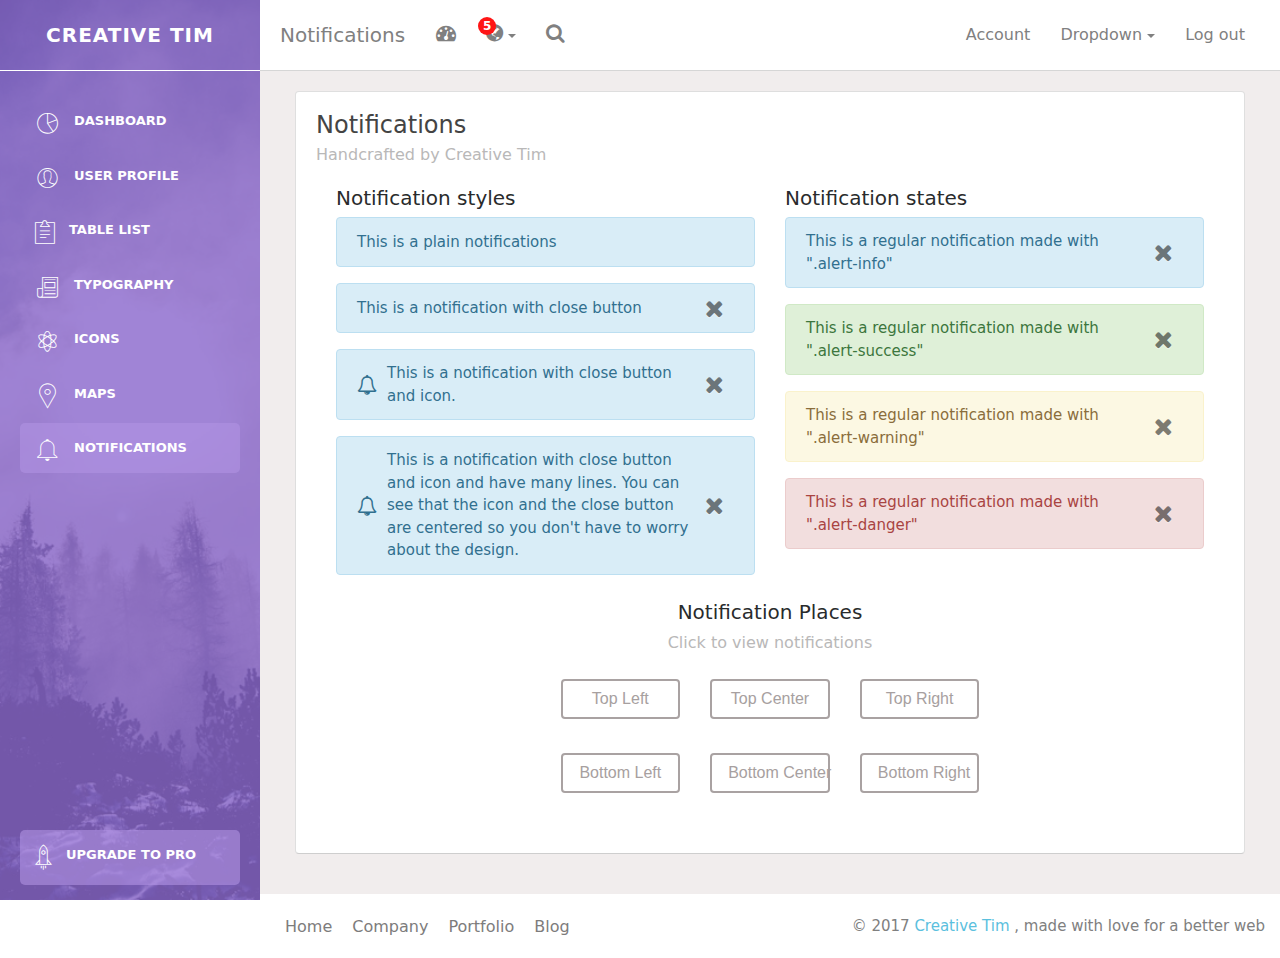
<file: notifications.html>
<!DOCTYPE html>
<html>
<head>
	<meta charset="utf-8">
	<title>CARD8</title>
	<meta http-equiv="X-UA-Compatible" content="IE=edge">
	<meta name="viewport" content="width=device-width, initial-scale=1">
	<link rel="stylesheet" type="text/css" href="css/pe-icon-7-stroke.css">
	<link href="http://maxcdn.bootstrapcdn.com/font-awesome/4.2.0/css/font-awesome.min.css" rel="stylesheet">
	<link rel="stylesheet" type="text/css" href="css/bootstrap.min.css">
	<link rel="stylesheet" type="text/css" href="css/style.css">
</head>
<body>
	<!--Alert noitifcations -->
	
	<div id="alertLeftTop" class="alert alert-danger collapse alert-notification alert-left-top">
		<p><i class="fa fa-gift" aria-hidden="true"></i>This is a top left notification!<a id="linkCloseLeftTop" class="close">&times;</a></p>
	</div>

	<div id="alertCenterTop" class="alert alert-success collapse alert-notification alert-center-top">
		<p><i class="fa fa-gift" aria-hidden="true"></i>This is a top center notification!<a id="linkCloseCenterTop" class="close">&times;</a></p>
	</div>

	<div id="alertRightTop" class="alert alert-info collapse alert-notification alert-right-top">
		<p><i class="fa fa-gift" aria-hidden="true"></i>This is a right top notification!<a id="linkCloseRightTop" class="close">&times;</a></p>
	</div>

	<div id="alertLeftBottom" class="alert alert-danger collapse alert-notification alert-left-bottom">
		<p><i class="fa fa-gift" aria-hidden="true"></i>This is a left bottom notification!<a id="linkCloseLeftBottom" class="close">&times;</a></p>
	</div>

	<div id="alertCenterBottom" class="alert alert-info collapse alert-notification alert-center-bottom">
		<p><i class="fa fa-gift" aria-hidden="true"></i>This is a center bottom notification!<a id="linkCloseCenterBottom" class="close">&times;</a></p>
	</div>

	<div id="alertRightBottom" class="alert alert-success collapse alert-notification alert-right-bottom">
		<p><i class="fa fa-gift" aria-hidden="true"></i>This is a right bottom notification!<a id="linkCloseRightBottom" class="close">&times;</a></p>
	</div>

	<div class="wrapper">
		<div class="sidebar hidden-md-down">
			<div class="sidebar-wrapper">
				<div class="logo">
					<a href="http://www.creative-tim.com">
						Creative Tim
					</a>
				</div><!--logo-->

				<ul class="nav">
					<li>
						<a href="dashboard.html">
							<div class="i">
							<i class="pe-7s-graph"></i>
							</div>
							<p>Dashboard</p>
						</a>
					</li>

					<li>
						<a href="user.html">
							<div class="i">
							<i class="pe-7s-user"></i>
							</div>
							<p>User Profile</p>
						</a>
					</li>

					<li>
						<a href="table.html">
							<div class="i">
							<i class="pe-7s-note2"></i>
							</div>
							<p>Table List</p>
						</a>
					</li>

					<li>
						<a href="typography.html">
							<div class="i">
							<i class="pe-7s-news-paper"></i>
							</div>
							<p>Typography</p>
						</a>
					</li>

					<li>
						<a href="icons.html">
							<div class="i">
							<i class="pe-7s-science"></i>
							</div>
							<p>Icons</p>
						</a>
					</li>

					<li>
						<a href="maps.html">
							<div class="i">
							<i class="pe-7s-map-marker"></i>
							</div>
							<p>Maps</p>
						</a>
					</li>

					<li class="active">
						<a href="notifications.html">
							<div class="i">
							<i class="pe-7s-bell"></i>
							</div>
							<p>Notifications</p>
						</a>
					</li>

					<li class="upgrade active">
						<a href="#">
							<div class="i">
								<i class="pe-7s-rocket"></i>
								<p>Upgrade to pro</p>
							</div>
						</a>
					</li>
				</ul>
			</div><!--sidebar-wrapper-->
		</div><!--sidebar-->

		<div class="main-panel">
			<nav class="navbar navbar-toggleable-md">
			  <button class="navbar-toggler navbar-toggler-right" type="button" data-toggle="collapse" data-target="#navbar1">
			    <i class="fa fa-bars"></i>
			  </button>
			  <a class="navbar-brand" href="#">Notifications</a>
			  <div class="collapse navbar-collapse" id="navbar1">
			  	<ul class="navbar-nav navbar-left">
			  		<li>
			  			<a href="#" data-toggle="dropdown">
			  				<i class="fa fa-tachometer" aria-hidden="true"></i>
			  				<p class="hidden-lg-up">Dashboard</p>
			  			</a>
			  		</li>

			  		<li class="dropdown">
			  			<a href="#" class="dropdown-toggle" data-toggle="dropdown">
			  				<i class="fa fa-globe"></i>
			  				<p class="hidden-lg-up">
			  					5 Notifications
			  				</p>
			  					<b class="caret"></b>
			  				<span class="notification hidden-md-down">5</span>

			  			</a>
			  			<ul class="dropdown-menu" >
			  				 <li><a href="#">Notification 1</a></li>
                            <li><a href="#">Notification 2</a></li>
                            <li><a href="#">Notification 3</a></li>
                            <li><a href="#">Notification 4</a></li>
                            <li><a href="#" style="font-size: 14px;">Another notification</a></li>
			  			</ul>
			  		</li>

			  		<li>
			  			<a href="">
			  				<i class="fa fa-search"></i>
			  				<p class="hidden-lg-up">Search</p>
			  			</a>
			  		</li>
			  	</ul><!--navbar left-->

			  	<ul class="navbar-nav ml-auto">
			  		<li>
			  			<a href="#">
			  				<p>Account</p>
			  			</a>
			  		</li>

			  		<li class="dropdown">
			  			<a href="#" class="dropdown-toggle" data-toggle="dropdown">
			  				<p>
			  					Dropdown
			  					<b class="caret"></b>
			  				</p>
			  			</a>
			  			<ul class="dropdown-menu">
			  				<li><a href="#">Action</a></li>
                            <li><a href="#">Another action</a></li>
                            <li><a href="#">Something</a></li>
                            <li><a href="#">Another action</a></li>
                            <li><a href="#">Something</a></li>
                            <li class="divider"></li>
                            <li><a href="#">Separated link</a></li>
			  			</ul>
			  		</li>

			  		<li>
			  			<a href="#">
			  				<p>Log out</p>
			  			</a>
			  		</li>
			  	</ul><!--navbar right-->

			  	<div class="small-screen-separator hidden-lg-up"></div>

			  	<ul class="nav hidden-lg-up">
					<li>
						<a href="dashboard.html">
							<div class="i">
							<i class="pe-7s-graph"></i>
							</div>
							<p>Dashboard</p>
						</a>
					</li>

					<li>
						<a href="user.html">
							<div class="i">
							<i class="pe-7s-user"></i>
							</div>
							<p>User Profile</p>
						</a>
					</li>

					<li>
						<a href="table.html">
							<div class="i">
							<i class="pe-7s-note2"></i>
							</div>
							<p>Table List</p>
						</a>
					</li>

					<li>
						<a href="typography.html">
							<div class="i">
							<i class="pe-7s-news-paper"></i>
							</div>
							<p>Typography</p>
						</a>
					</li>

					<li>
						<a href="icons.html">
							<div class="i">
							<i class="pe-7s-science"></i>
							</div>
							<p>Icons</p>
						</a>
					</li>

					<li>
						<a href="maps.html">
							<div class="i">
							<i class="pe-7s-map-marker"></i>
							</div>
							<p>Maps</p>
						</a>
					</li>

					<li class="active">
						<a href="notifications.html">
							<div class="i">
							<i class="pe-7s-bell"></i>
							</div>
							<p>Notifications</p>
						</a>
					</li>

					<li class="active">
						<a href="#">
							<div class="i">
								<i class="pe-7s-rocket"></i>
								<p>Upgrade to pro</p>
							</div>
						</a>
					</li>

				</ul>
			  </div>
			</nav>

			<div class="content">
				<div class="container-fluid">
					<div class="card">
						<div class="header">
							<h4 class="title">Notifications</h4>
							<p class="category">Handcrafted by Creative Tim</p>
						</div>
						<div class="content">
							<div class="row">
								<div class="col-md-6">
									<h5> Notification styles </h5>
									<div class="alert alert-info">
										<span>This is a plain notifications</span>
									</div>

									<div class="alert alert-info">
										<button type="button" aria-hidden="true" class="close"><i class="fa fa-times"></i></button>
										<span>This is a notification with close button</span>
									</div>

									<div class="alert alert-info alert-icon">
										<i class="fa fa-bell-o"></i>
										<span>This is a notification with close button and icon.</span>
										<button type="button" aria-hidden="true" class="close"><i class="fa fa-times"></i></button>

									</div>

										<div class="alert alert-info alert-icon">
										<i class="fa fa-bell-o"></i>
										<span>This is a notification with close button and icon and have many lines. You can see that the icon and the close button are centered so you don't have to worry about the design.</span>
										<button type="button" aria-hidden="true" class="close"><i class="fa fa-times"></i></button>

									</div>
								</div>

								<div class="col-md-6">
									<h5> Notification states </h5>
									
									<div class="alert alert-info alert-icon">
							
										<span>This is a regular notification made with ".alert-info"</span>
										<button type="button" aria-hidden="true" class="close"><i class="fa fa-times"></i></button>
									</div>

									<div class="alert alert-success alert-icon">
									
										<span>This is a regular notification made with ".alert-success"</span>
										<button type="button" aria-hidden="true" class="close"><i class="fa fa-times"></i></button>

									</div>

									<div class="alert alert-warning alert-icon">
								
										<span>This is a regular notification made with ".alert-warning"</span>
										<button type="button" aria-hidden="true" class="close"><i class="fa fa-times"></i></button>
									</div>

									<div class="alert alert-danger alert-icon">
										
										<span>This is a regular notification made with ".alert-danger"</span>
										<button type="button" aria-hidden="true" class="close"><i class="fa fa-times"></i></button>
									</div>
								</div>
							</div>
							<div class="notification-buttons">
								<div class="row">
									<div class="col-md-12 text-center">
										<h5>Notification Places</h5>
										<p class="category">Click to view notifications</p>
									</div>
								</div>
								<br>	
								<div class="row">
									<div class="col-md-2 offset-md-3">
									    <button class="btn btn-default btn-block btnlefttop" id="btnLeftTop">Top Left</button>
									</div>
									<div class="col-md-2">
										<button class="btn btn-default btn-block" id="btnCenterTop">Top Center</button>
									</div>
									<div class="col-md-2">
										<button class="btn btn-default btn-block" id="btnRightTop">Top Right</button>
									</div>
								</div>
								<br>
								<div class="row">
									<div class="col-md-2 offset-md-3">
										<button class="btn btn-default btn-block" id="btnLeftBotoom">Bottom Left</button>
									</div>
									<div class="col-md-2">
										<button class="btn btn-default btn-block" id="btnCenterBottom">Bottom Center</button>
									</div>
									<div class="col-md-2">
										<button class="btn btn-default btn-block" id="btnRightBottom">Bottom Right</button>
									</div>
								</div>
							</div>
						</div>
					</div>
				</div><!--content-->
				</div>
				<footer class="final-footer">
					<div class="container-fluid">
						<nav class="pull-left">
							<ul>
							  <li>
	                            <a href="#">
	                                Home
	                            </a>
	                        </li>
	                        <li>
	                            <a href="#">
	                                Company
	                            </a>
	                        </li>
	                        <li>
	                            <a href="#">
	                                Portfolio
	                            </a>
	                        </li>
	                        <li>
	                            <a href="#">
	                               Blog
	                            </a>
	                        </li>
						</ul>
					</nav>
					<p class="pull-right">
						&copy; 2017 <a href="http://www.creative-tim.com" class="text-info">Creative Tim </a>
						, made with love for a better web
					<p>
				</div>
			</footer><!--footer-->	
		</div><!--main-panel-->
	</div><!--wrapper-->

	
  	<script src="js/bootstrap-notify.js"></script>
  	<script src="js/bootstrap-notify.min.js"></script>
	<script src="js/jquery-2.1.4.min.js"></script>
	<script src="js/bootstrap.min.js"></script>
	<script>
		$(document).ready(function(){
			/*Left Top noification */
			$('#btnLeftTop').click(function(){
				$('#alertLeftTop').show('fade');
				
				setTimeout(function(){
					$("#alertLeftTop").hide('fade');
				},2000);
			});

			$('#linkCloseLeftTop').click(function(){
				$('#alertLeftTop').hide('fade');
			});
		

			/*Center Top notification */
			$('#btnCenterTop').click(function(){
				$('#alertCenterTop').show('fade');

				setTimeout(function(){
					$("#alertCenterTop").hide('fade');
				},2000);
			});

			$('#linkCloseCenterTop').click(function(){
				$('#alertCenterTop').hide('fade');
			});

			/*Right Top Notification*/

			$('#btnRightTop').click(function(){
				$('#alertRightTop').show('fade');

				setTimeout(function(){
					$("#alertRightTop").hide('fade');
				},2000);
			});

			$('#linkCloseRightTop').click(function(){
				$('#alertrightTop').hide('fade');
			});

			/*Left Bottom Notification */
			$('#btnLeftBotoom').click(function(){
				$('#alertLeftBottom').show('fade');

				setTimeout(function(){
					$("#alertLeftBottom").hide('fade');
				},2000);
			});

			$('#linkCloseLeftBottom').click(function(){
				$('#alertLeftBottom').hide('fade');
			});
			/*Center Bottom Notification */
			$('#btnCenterBottom').click(function(){
				$('#alertCenterBottom').show('fade');

				setTimeout(function(){
					$("#alertCenterBottom").hide('fade');
				},2000);
			});

			$('#linkCloseCenterBottom').click(function(){
				$('#alertCenterBottom').hide('fade');
			});
			/* Right Bottom Notification */
			$('#btnRightBottom').click(function(){
				$('#alertRightBottom').show('fade');

				setTimeout(function(){
					$("#alertRightBottom").hide('fade');
				},2000);
			});

			$('#linkCloseRightBottom').click(function(){
				$('#alertRightBottom').hide('fade');
			});
		});

	</script>	
	
</body>
</html>
</file>
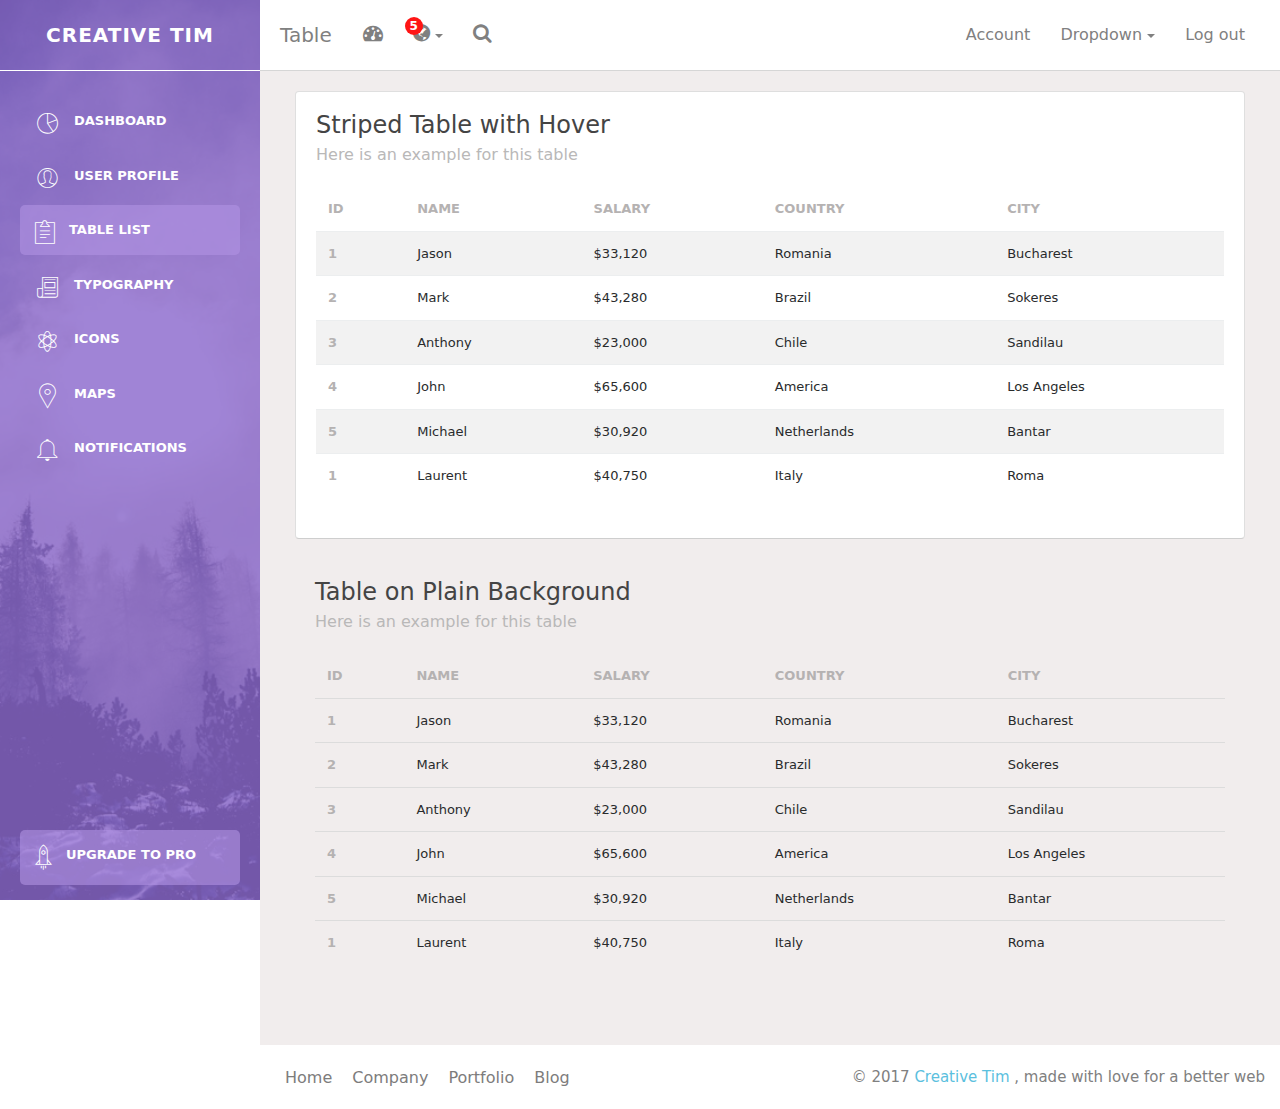
<file: table.html>
<!DOCTYPE html>
<html>
<head>
	<meta charset="utf-8">
	<title>CARD8</title>
	<meta http-equiv="X-UA-Compatible" content="IE=edge">
	<meta name="viewport" content="width=device-width, initial-scale=1">
	<link rel="stylesheet" type="text/css" href="css/pe-icon-7-stroke.css">
	<link href="http://maxcdn.bootstrapcdn.com/font-awesome/4.2.0/css/font-awesome.min.css" rel="stylesheet">
	<link rel="stylesheet" type="text/css" href="css/bootstrap.min.css">
	<link rel="stylesheet" type="text/css" href="css/style.css">
</head>
<body>
	<div class="wrapper">
		<div class="sidebar hidden-md-down">
			<div class="sidebar-wrapper">
				<div class="logo">
					<a href="http://www.creative-tim.com">
						Creative Tim
					</a>
				</div><!--logo-->

				<ul class="nav">
					<li>
						<a href="dashboard.html">
							<div class="i">
							<i class="pe-7s-graph"></i>
							</div>
							<p>Dashboard</p>
						</a>
					</li>

					<li>
						<a href="user.html">
							<div class="i">
							<i class="pe-7s-user"></i>
							</div>
							<p>User Profile</p>
						</a>
					</li>

					<li class="active">
						<a href="table.html">
							<div class="i">
							<i class="pe-7s-note2"></i>
							</div>
							<p>Table List</p>
						</a>
					</li>

					<li>
						<a href="typography.html">
							<div class="i">
							<i class="pe-7s-news-paper"></i>
							</div>
							<p>Typography</p>
						</a>
					</li>

					<li>
						<a href="icons.html">
							<div class="i">
							<i class="pe-7s-science"></i>
							</div>
							<p>Icons</p>
						</a>
					</li>

					<li>
						<a href="maps.html">
							<div class="i">
							<i class="pe-7s-map-marker"></i>
							</div>
							<p>Maps</p>
						</a>
					</li>

					<li>
						<a href="notifications.html">
							<div class="i">
							<i class="pe-7s-bell"></i>
							</div>
							<p>Notifications</p>
						</a>
					</li>

					<li class="upgrade active">
						<a href="#">
							<div class="i">
								<i class="pe-7s-rocket"></i>
								<p>Upgrade to pro</p>
							</div>
						</a>
					</li>
				</ul>
			</div><!--sidebar-wrapper-->
		</div><!--sidebar-->

		<div class="main-panel">
			<nav class="navbar navbar-toggleable-md">
			  <button class="navbar-toggler navbar-toggler-right" type="button" data-toggle="collapse" data-target="#navbar1">
			    <i class="fa fa-bars"></i>
			  </button>
			  <a class="navbar-brand" href="#">Table</a>
			  <div class="collapse navbar-collapse" id="navbar1">
			  	<ul class="navbar-nav navbar-left">
			  		<li>
			  			<a href="#" data-toggle="dropdown">
			  				<i class="fa fa-tachometer" aria-hidden="true"></i>
			  				<p class="hidden-lg-up">Dashboard</p>
			  			</a>
			  		</li>

			  		<li class="dropdown">
			  			<a href="#" class="dropdown-toggle" data-toggle="dropdown">
			  				<i class="fa fa-globe"></i>
			  				<p class="hidden-lg-up">
			  					5 Notifications
			  				</p>
			  				<b class="caret"></b>
			  				<span class="notification hidden-md-down">5</span>
			  			</a>
			  			<ul class="dropdown-menu" >
			  				 <li><a href="#">Notification 1</a></li>
                            <li><a href="#">Notification 2</a></li>
                            <li><a href="#">Notification 3</a></li>
                            <li><a href="#">Notification 4</a></li>
                            <li><a href="#" style="font-size: 14px;">Another notification</a></li>
			  			</ul>
			  		</li>

			  		<li>
			  			<a href="">
			  				<i class="fa fa-search"></i>
			  				<p class="hidden-lg-up">Search</p>
			  			</a>
			  		</li>
			  	</ul><!--navbar left-->

			  	<ul class="navbar-nav ml-auto">
			  		<li>
			  			<a href="#">
			  				<p>Account</p>
			  			</a>
			  		</li>

			  		<li class="dropdown">
			  			<a href="#" class="dropdown-toggle" data-toggle="dropdown">
			  				<p>
			  					Dropdown
			  					<b class="caret"></b>
			  				</p>
			  			</a>
			  			<ul class="dropdown-menu">
			  				<li><a href="#">Action</a></li>
                            <li><a href="#">Another action</a></li>
                            <li><a href="#">Something</a></li>
                            <li><a href="#">Another action</a></li>
                            <li><a href="#">Something</a></li>
                            <li class="divider"></li>
                            <li><a href="#">Separated link</a></li>
			  			</ul>
			  		</li>

			  		<li>
			  			<a href="#">
			  				<p>Log out</p>
			  			</a>
			  		</li>
			  	</ul><!--navbar right-->

			  	<div class="small-screen-separator hidden-lg-up"></div>

			  	<ul class="nav hidden-lg-up">
					<li>
						<a href="dashboard.html">
							<div class="i">
							<i class="pe-7s-graph"></i>
							</div>
							<p>Dashboard</p>
						</a>
					</li>

					<li>
						<a href="user.html">
							<div class="i">
							<i class="pe-7s-user"></i>
							</div>
							<p>User Profile</p>
						</a>
					</li>

					<li class="active">
						<a href="table.html">
							<div class="i">
							<i class="pe-7s-note2"></i>
							</div>
							<p>Table List</p>
						</a>
					</li>

					<li>
						<a href="typography.html">
							<div class="i">
							<i class="pe-7s-news-paper"></i>
							</div>
							<p>Typography</p>
						</a>
					</li>

					<li>
						<a href="icons.html">
							<div class="i">
							<i class="pe-7s-science"></i>
							</div>
							<p>Icons</p>
						</a>
					</li>

					<li>
						<a href="maps.html">
							<div class="i">
							<i class="pe-7s-map-marker"></i>
							</div>
							<p>Maps</p>
						</a>
					</li>

					<li>
						<a href="notifications.html">
							<div class="i">
							<i class="pe-7s-bell"></i>
							</div>
							<p>Notifications</p>
						</a>
					</li>

					<li class="active">
						<a href="#">
							<div class="i">
								<i class="pe-7s-rocket"></i>
								<p>Upgrade to pro</p>
							</div>
						</a>
					</li>

				</ul>
			  </div>
			</nav>

			<div class="content">
				<div class="container-fluid">
					<div class="row">
						<div class="col-md-12">
							<div class="card">
								<div class="header">
									<h4 class="title">Striped Table with Hover</h4>
									<p class="category">Here is an example for this table</p>
								</div>
								<div class="card-content">
									<table class="table table-striped table-hover">
										<thead class="first">
											<tr>
												<th>Id</th>
												<th>Name</th>
												<th>Salary</th>
												<th>Country</th>
												<th>City</th>
											</tr>
										</thead>
										<tbody>
											<tr>
												<th scope="row">1</th>
												<td>Jason</td>
												<td>$33,120</td>
												<td>Romania</td>
												<td>Bucharest</td>
											</tr>
											<tr>
												<th scope="row">2</th>
												<td>Mark</td>
												<td>$43,280</td>
												<td>Brazil</td>
												<td>Sokeres</td>
											</tr>
											<tr>
												<th scope="row">3</th>
												<td>Anthony</td>
												<td>$23,000</td>
												<td>Chile</td>
												<td>Sandilau</td>
											</tr>
											<tr>
												<th scope="row">4</th>
												<td>John</td>
												<td>$65,600</td>
												<td>America</td>
												<td>Los Angeles</td>
											</tr>
											<tr>
												<th scope="row">5</th>
												<td>Michael</td>
												<td>$30,920</td>
												<td>Netherlands</td>
												<td>Bantar</td>
											</tr>
											<tr>
												<th scope="row">1</th>
												<td>Laurent</td>
												<td>$40,750</td>
												<td>Italy</td>
												<td>Roma</td>
											</tr>
										</tbody>
									</table>
								</div>
							</div><!--card-->
						</div>
					</div>
					
					<div class="row">
						<div class="col-md-12">
							<div class="card card-plain">
								<div class="header">
									<h4 class="title">Table on Plain Background</h4>
									<p class="category">Here is an example for this table</p>
								</div>
								<div class="card-content">
									<table class="table">
										<thead class="first">
											<tr>
												<th>Id</th>
												<th>Name</th>
												<th>Salary</th>
												<th>Country</th>
												<th>City</th>
											</tr>
										</thead>
										<tbody>
											<tr>
												<th scope="row">1</th>
												<td>Jason</td>
												<td>$33,120</td>
												<td>Romania</td>
												<td>Bucharest</td>
											</tr>
											<tr>
												<th scope="row">2</th>
												<td>Mark</td>
												<td>$43,280</td>
												<td>Brazil</td>
												<td>Sokeres</td>
											</tr>
											<tr>
												<th scope="row">3</th>
												<td>Anthony</td>
												<td>$23,000</td>
												<td>Chile</td>
												<td>Sandilau</td>
											</tr>
											<tr>
												<th scope="row">4</th>
												<td>John</td>
												<td>$65,600</td>
												<td>America</td>
												<td>Los Angeles</td>
											</tr>
											<tr>
												<th scope="row">5</th>
												<td>Michael</td>
												<td>$30,920</td>
												<td>Netherlands</td>
												<td>Bantar</td>
											</tr>
											<tr>
												<th scope="row">1</th>
												<td>Laurent</td>
												<td>$40,750</td>
												<td>Italy</td>
												<td>Roma</td>
											</tr>
										</tbody>
									</table>
								</div>
							</div><!--card-->
						</div>
					</div>
					
				</div><!--container-fluid-->
			</div><!--content-->

				<footer class="final-footer">
					<div class="container-fluid">
						<nav class="pull-left">
							<ul>
							  <li>
	                            <a href="#">
	                                Home
	                            </a>
	                        </li>
	                        <li>
	                            <a href="#">
	                                Company
	                            </a>
	                        </li>
	                        <li>
	                            <a href="#">
	                                Portfolio
	                            </a>
	                        </li>
	                        <li>
	                            <a href="#">
	                               Blog
	                            </a>
	                        </li>
						</ul>
					</nav>
					<p class="pull-right">
						&copy; 2017 <a href="http://www.creative-tim.com" class="text-info">Creative Tim </a>
						, made with love for a better web
					<p>
				</div>
			</footer><!--footer-->	
		</div><!--main-panel-->



	</div><!--wrapper-->
  
	<script src="js/jquery-2.1.4.min.js"></script>
	<script src="js/bootstrap.min.js"></script>
</body>
</html>
</file>
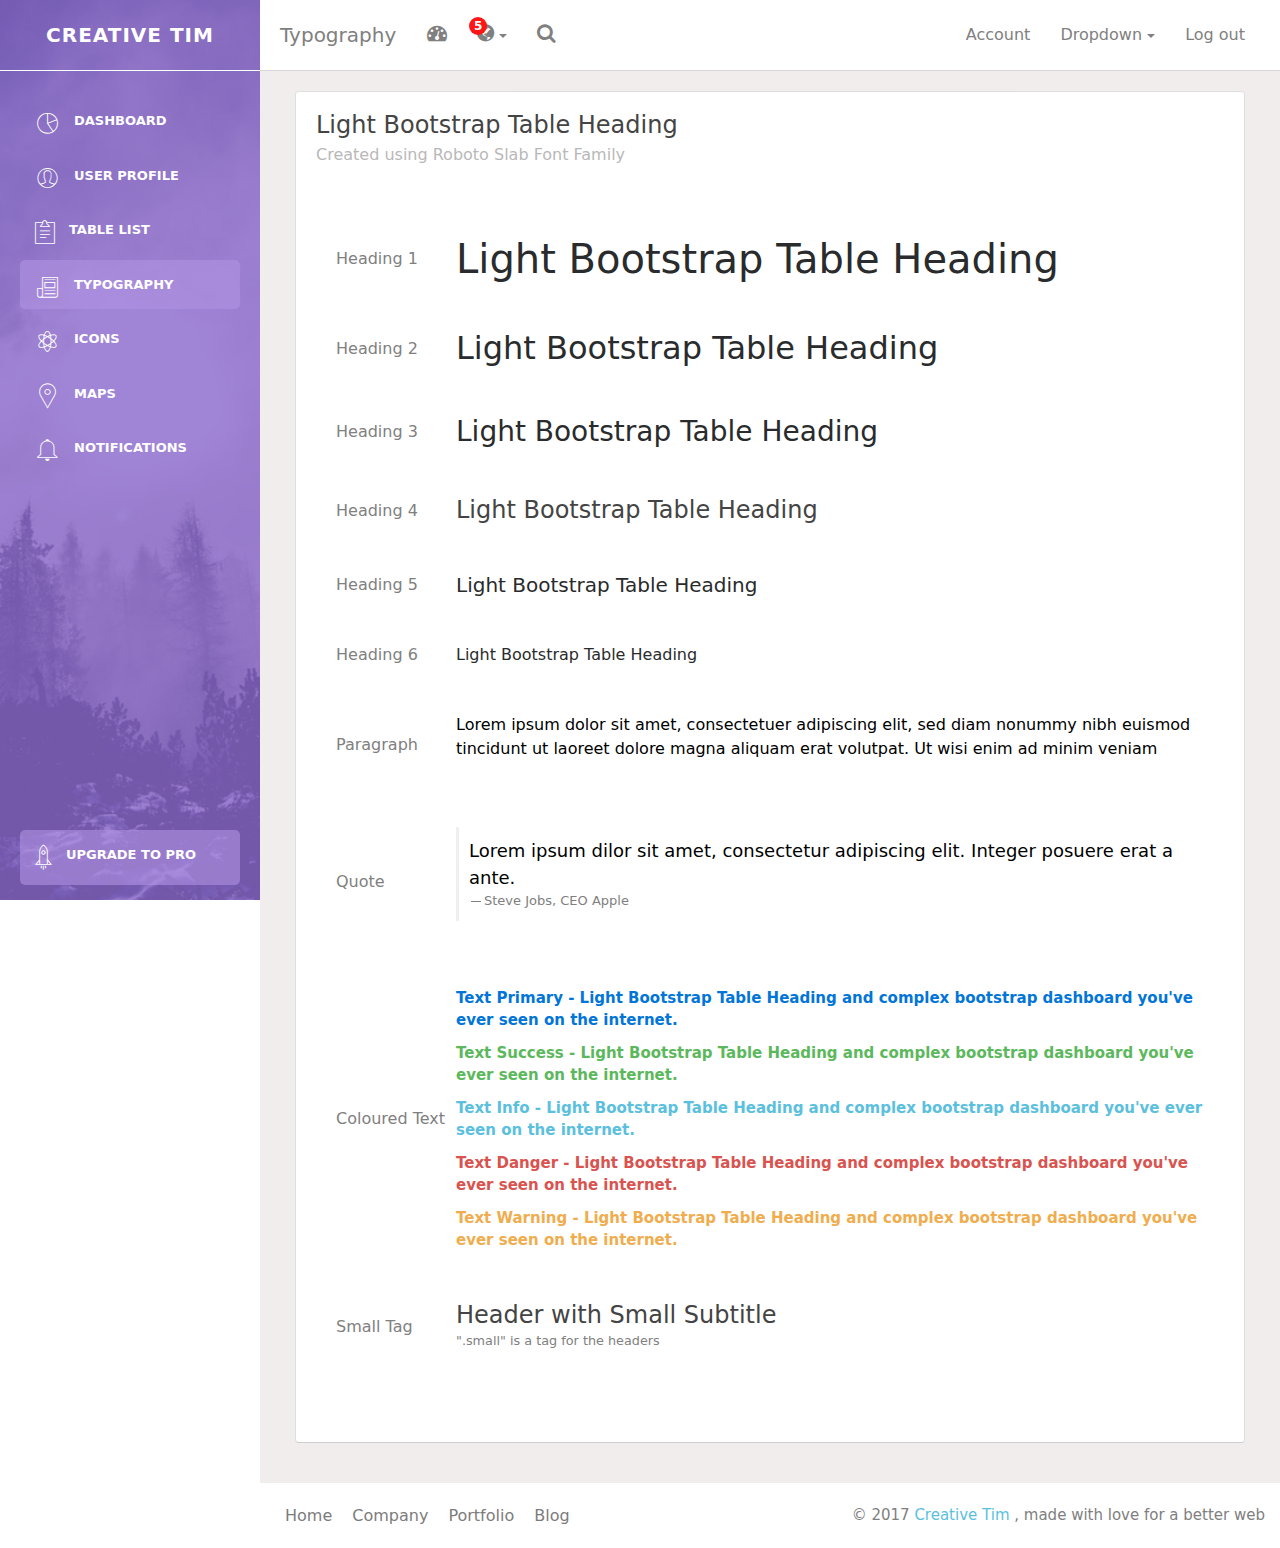
<file: typography.html>
<!DOCTYPE html>
<html>
<head>
	<meta charset="utf-8">
	<title>CARD8</title>
	<meta http-equiv="X-UA-Compatible" content="IE=edge">
	<meta name="viewport" content="width=device-width, initial-scale=1">
	<link rel="stylesheet" type="text/css" href="css/pe-icon-7-stroke.css">
	<link href="http://maxcdn.bootstrapcdn.com/font-awesome/4.2.0/css/font-awesome.min.css" rel="stylesheet">
	<link rel="stylesheet" type="text/css" href="css/bootstrap.min.css">
	<link rel="stylesheet" type="text/css" href="css/style.css">
</head>
<body>
	<div class="wrapper">
		<div class="sidebar hidden-md-down">
			<div class="sidebar-wrapper">
				<div class="logo">
					<a href="http://www.creative-tim.com">
						Creative Tim
					</a>
				</div><!--logo-->

				<ul class="nav">
					<li>
						<a href="dashboard.html">
							<div class="i">
							<i class="pe-7s-graph"></i>
							</div>
							<p>Dashboard</p>
						</a>
					</li>

					<li>
						<a href="user.html">
							<div class="i">
							<i class="pe-7s-user"></i>
							</div>
							<p>User Profile</p>
						</a>
					</li>

					<li>
						<a href="table.html">
							<div class="i">
							<i class="pe-7s-note2"></i>
							</div>
							<p>Table List</p>
						</a>
					</li>

					<li class="active">
						<a href="typography.html">
							<div class="i">
							<i class="pe-7s-news-paper"></i>
							</div>
							<p>Typography</p>
						</a>
					</li>

					<li>
						<a href="icons.html">
							<div class="i">
							<i class="pe-7s-science"></i>
							</div>
							<p>Icons</p>
						</a>
					</li>

					<li>
						<a href="maps.html">
							<div class="i">
							<i class="pe-7s-map-marker"></i>
							</div>
							<p>Maps</p>
						</a>
					</li>

					<li>
						<a href="notifications.html">
							<div class="i">
							<i class="pe-7s-bell"></i>
							</div>
							<p>Notifications</p>
						</a>
					</li>

					<li class="upgrade active">
						<a href="#">
							<div class="i">
								<i class="pe-7s-rocket"></i>
								<p>Upgrade to pro</p>
							</div>
						</a>
					</li>
				</ul>
			</div><!--sidebar-wrapper-->
		</div><!--sidebar-->

		<div class="main-panel">
			<nav class="navbar navbar-toggleable-md">
			  <button class="navbar-toggler navbar-toggler-right" type="button" data-toggle="collapse" data-target="#navbar1">
			    <i class="fa fa-bars"></i>
			  </button>
			  <a class="navbar-brand" href="#">Typography</a>
			  <div class="collapse navbar-collapse" id="navbar1">
			  	<ul class="navbar-nav navbar-left">
			  		<li>
			  			<a href="#" data-toggle="dropdown">
			  				<i class="fa fa-tachometer" aria-hidden="true"></i>
			  				<p class="hidden-lg-up">Dashboard</p>
			  			</a>
			  		</li>

			  		<li class="dropdown">
			  			<a href="#" class="dropdown-toggle" data-toggle="dropdown">
			  				<i class="fa fa-globe"></i>
			  				<p class="hidden-lg-up">
			  					5 Notifications
			  				</p>
			  				<b class="caret"></b>
			  				<span class="notification hidden-md-down">5</span>
			  			</a>
			  			<ul class="dropdown-menu" >
			  				 <li><a href="#">Notification 1</a></li>
                            <li><a href="#">Notification 2</a></li>
                            <li><a href="#">Notification 3</a></li>
                            <li><a href="#">Notification 4</a></li>
                            <li><a href="#" style="font-size: 14px;">Another notification</a></li>
			  			</ul>
			  		</li>

			  		<li>
			  			<a href="">
			  				<i class="fa fa-search"></i>
			  				<p class="hidden-lg-up">Search</p>
			  			</a>
			  		</li>
			  	</ul><!--navbar left-->

			  	<ul class="navbar-nav ml-auto">
			  		<li>
			  			<a href="#">
			  				<p>Account</p>
			  			</a>
			  		</li>

			  		<li class="dropdown">
			  			<a href="#" class="dropdown-toggle" data-toggle="dropdown">
			  				<p>
			  					Dropdown
			  					<b class="caret"></b>
			  				</p>
			  			</a>
			  			<ul class="dropdown-menu">
			  				<li><a href="#">Action</a></li>
                            <li><a href="#">Another action</a></li>
                            <li><a href="#">Something</a></li>
                            <li><a href="#">Another action</a></li>
                            <li><a href="#">Something</a></li>
                            <li class="divider"></li>
                            <li><a href="#">Separated link</a></li>
			  			</ul>
			  		</li>

			  		<li>
			  			<a href="#">
			  				<p>Log out</p>
			  			</a>
			  		</li>
			  	</ul><!--navbar right-->

			  	<div class="small-screen-separator hidden-lg-up"></div>

			  	<ul class="nav hidden-lg-up">
					<li>
						<a href="dashboard.html">
							<div class="i">
							<i class="pe-7s-graph"></i>
							</div>
							<p>Dashboard</p>
						</a>
					</li>

					<li>
						<a href="user.html">
							<div class="i">
							<i class="pe-7s-user"></i>
							</div>
							<p>User Profile</p>
						</a>
					</li>

					<li>
						<a href="table.html">
							<div class="i">
							<i class="pe-7s-note2"></i>
							</div>
							<p>Table List</p>
						</a>
					</li>

					<li class="active">
						<a href="typography.html">
							<div class="i">
							<i class="pe-7s-news-paper"></i>
							</div>
							<p>Typography</p>
						</a>
					</li>

					<li>
						<a href="icons.html">
							<div class="i">
							<i class="pe-7s-science"></i>
							</div>
							<p>Icons</p>
						</a>
					</li>

					<li>
						<a href="maps.html">
							<div class="i">
							<i class="pe-7s-map-marker"></i>
							</div>
							<p>Maps</p>
						</a>
					</li>

					<li>
						<a href="notifications.html">
							<div class="i">
							<i class="pe-7s-bell"></i>
							</div>
							<p>Notifications</p>
						</a>
					</li>

					<li class="active">
						<a href="#">
							<div class="i">
								<i class="pe-7s-rocket"></i>
								<p>Upgrade to pro</p>
							</div>
						</a>
					</li>

				</ul>
			  </div>
			</nav>

			<div class="content">
				<div class="container-fluid">
					<div class="row">
						<div class="col-md-12">
							<div class="card">
								<div class="header">
									<h4 class="title">Light Bootstrap Table Heading</h4>
									<p class="category">Created using Roboto Slab Font Family</p>
								</div>
								<div class="content">
									<div class="line-type">
										<p class="p-line">Heading 1</p>
										<h1>Light Bootstrap Table Heading</h1>
									</div>
									<div class="line-type">
										<p class="p-line">Heading 2</p>
										<h2>Light Bootstrap Table Heading</h2>
									</div>
									<div class="line-type">
										<p class="p-line">Heading 3</p>
										<h3>Light Bootstrap Table Heading</h3>
									</div>
									<div class="line-type">
										<p class="p-line">Heading 4</p>
										<h4>Light Bootstrap Table Heading</h4>
									</div>
									<div class="line-type">
										<p class="p-line">Heading 5</p>
										<h5>Light Bootstrap Table Heading</h5>
									</div>
									<div class="line-type">
										<p class="p-line">Heading 6</p>
										<h6>Light Bootstrap Table Heading</h6>
									</div>
									<div class="line-type">
										<p class="p-line">Paragraph</p>
										<p class="paragraph">Lorem ipsum dolor sit amet, consectetuer adipiscing elit, sed diam nonummy nibh euismod tincidunt ut laoreet dolore magna aliquam erat volutpat. Ut wisi enim ad minim veniam</p>
									</div>
									<div class="line-type">
										<p class="p-line">Quote</p>
										<blockquote>
										  <p class="blockquote-p">Lorem ipsum dilor sit amet, consectetur adipiscing elit. Integer posuere erat a ante.</p>
										  <footer>Steve Jobs, CEO Apple</footer>
										</blockquote>
									</div>
									<div class="line-type l1">
										<p class="p-line">Coloured Text</p>
										<p class="text-primary  text-margin">Text Primary - Light Bootstrap Table Heading and complex bootstrap dashboard you've ever seen on the internet.</p>
										<p class="text-success text-margin">Text Success - Light Bootstrap Table Heading and complex bootstrap dashboard you've ever seen on the internet.</p>
										<p class="text-info text-margin">Text Info - Light Bootstrap Table Heading and complex bootstrap dashboard you've ever seen on the internet.</p>
										<p class="text-danger text-margin">Text Danger - Light Bootstrap Table Heading and complex bootstrap dashboard you've ever seen on the internet.</p>
										<p class="text-warning text-margin">Text Warning - Light Bootstrap Table Heading and complex bootstrap dashboard you've ever seen on the internet.</p>
									</div>
									<div class="line-type l1">
										<p class="p-line">Small Tag</p>
										<h4>Header with Small Subtitle</h4>
										<small>".small" is a tag for the headers</small>
									</div> 
								</div>
							</div>

						</div>
					</div>
				</div><!--container-fluid-->
			</div><!--content-->

				<footer class="final-footer">
					<div class="container-fluid">
						<nav class="pull-left">
							<ul>
							  <li>
	                            <a href="#">
	                                Home
	                            </a>
	                        </li>
	                        <li>
	                            <a href="#">
	                                Company
	                            </a>
	                        </li>
	                        <li>
	                            <a href="#">
	                                Portfolio
	                            </a>
	                        </li>
	                        <li>
	                            <a href="#">
	                               Blog
	                            </a>
	                        </li>
						</ul>
					</nav>
					<p class="pull-right">
						&copy; 2017 <a href="http://www.creative-tim.com" class="text-info">Creative Tim </a>
						, made with love for a better web
					<p>
				</div>
			</footer><!--footer-->	
		</div><!--main-panel-->



	</div><!--wrapper-->
  
	<script src="js/jquery-2.1.4.min.js"></script>
	<script src="js/bootstrap.min.js"></script>
</body>
</html>
</file>
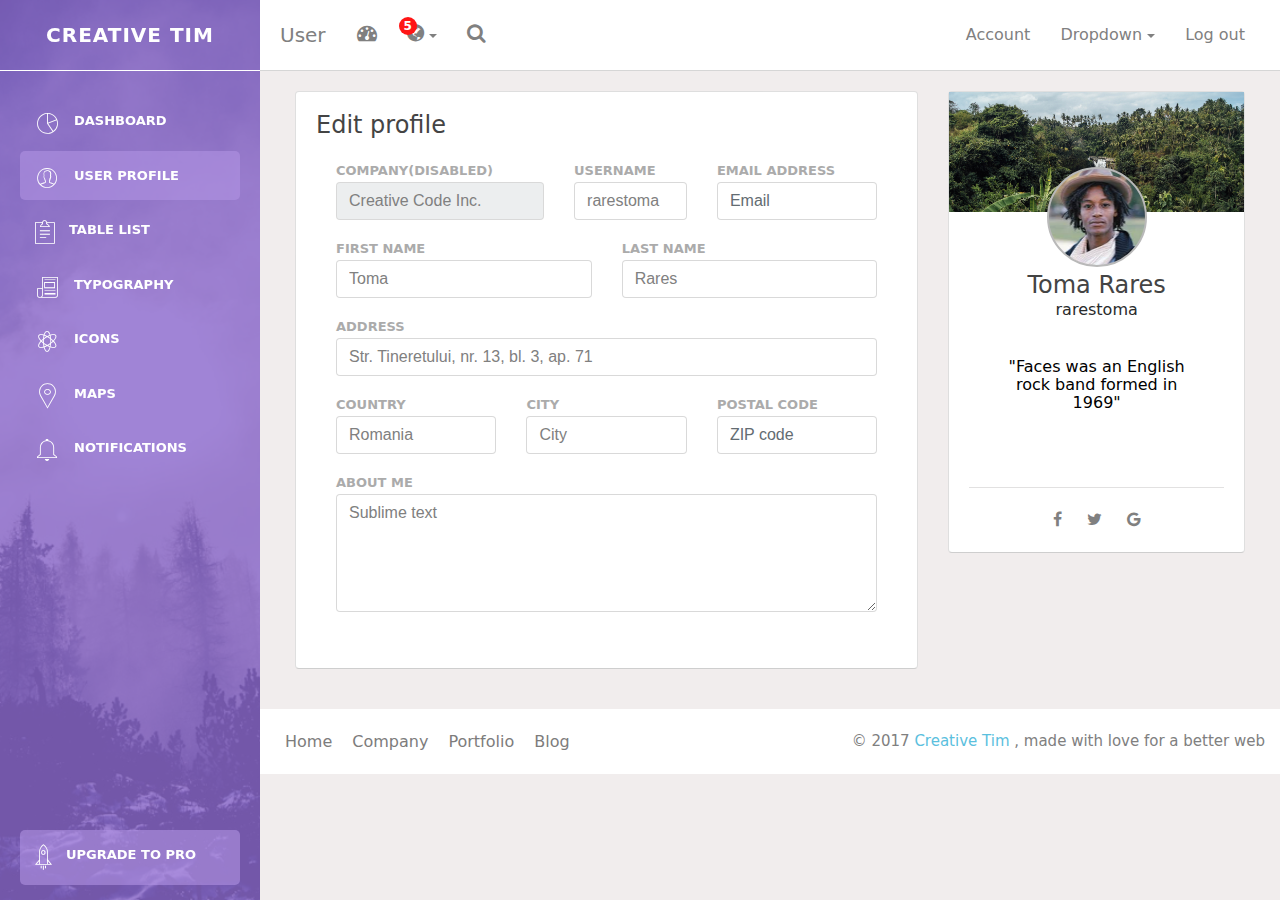
<file: user.html>
<!DOCTYPE html>
<html>
<head>
	<meta charset="utf-8">
	<title>CARD8</title>
	<meta http-equiv="X-UA-Compatible" content="IE=edge">
	<meta name="viewport" content="width=device-width, initial-scale=1">
	<link rel="stylesheet" type="text/css" href="css/pe-icon-7-stroke.css">
	<link href="http://maxcdn.bootstrapcdn.com/font-awesome/4.2.0/css/font-awesome.min.css" rel="stylesheet">
	<link rel="stylesheet" type="text/css" href="css/bootstrap.min.css">
	<link rel="stylesheet" type="text/css" href="css/style.css">
</head>
<body>
	<div class="wrapper">
		<div class="sidebar hidden-md-down">
			<div class="sidebar-wrapper">
				<div class="logo">
					<a href="http://www.creative-tim.com">
						Creative Tim
					</a>
				</div><!--logo-->

				<ul class="nav">
					<li>
						<a href="dashboard.html">
							<div class="i">
							<i class="pe-7s-graph"></i>
							</div>
							<p>Dashboard</p>
						</a>
					</li>

					<li class="active">
						<a href="user.html">
							<div class="i">
							<i class="pe-7s-user"></i>
							</div>
							<p>User Profile</p>
						</a>
					</li>

					<li>
						<a href="table.html">
							<div class="i">
							<i class="pe-7s-note2"></i>
							</div>
							<p>Table List</p>
						</a>
					</li>

					<li>
						<a href="typography.html">
							<div class="i">
							<i class="pe-7s-news-paper"></i>
							</div>
							<p>Typography</p>
						</a>
					</li>

					<li>
						<a href="icons.html">
							<div class="i">
							<i class="pe-7s-science"></i>
							</div>
							<p>Icons</p>
						</a>
					</li>

					<li>
						<a href="maps.html">
							<div class="i">
							<i class="pe-7s-map-marker"></i>
							</div>
							<p>Maps</p>
						</a>
					</li>

					<li>
						<a href="notifications.html">
							<div class="i">
							<i class="pe-7s-bell"></i>
							</div>
							<p>Notifications</p>
						</a>
					</li>

					<li class="upgrade active">
						<a href="#">
							<div class="i">
								<i class="pe-7s-rocket"></i>
								<p>Upgrade to pro</p>
							</div>
						</a>
					</li>
				</ul>
			</div><!--sidebar-wrapper-->
		</div><!--sidebar-->

		<div class="main-panel">
			<nav class="navbar navbar-toggleable-md">
			  <button class="navbar-toggler navbar-toggler-right" type="button" data-toggle="collapse" data-target="#navbar1">
			    <i class="fa fa-bars"></i>
			  </button>
			  <a class="navbar-brand" href="#">User</a>
			  <div class="collapse navbar-collapse" id="navbar1">
			  	<ul class="navbar-nav navbar-left">
			  		<li>
			  			<a href="#" data-toggle="dropdown">
			  				<i class="fa fa-tachometer" aria-hidden="true"></i>
			  				<p class="hidden-lg-up">Dashboard</p>
			  			</a>
			  		</li>

			  		<li class="dropdown">
			  			<a href="#" class="dropdown-toggle" data-toggle="dropdown">
			  				<i class="fa fa-globe"></i>
			  				<p class="hidden-lg-up">
			  					5 Notifications
			  				</p>
			  				<b class="caret"></b>
			  				<span class="notification hidden-md-down">5</span>

			  			</a>
			  			<ul class="dropdown-menu" >
			  				 <li><a href="#">Notification 1</a></li>
                            <li><a href="#">Notification 2</a></li>
                            <li><a href="#">Notification 3</a></li>
                            <li><a href="#">Notification 4</a></li>
                            <li><a href="#" style="font-size: 14px;">Another notification</a></li>
			  			</ul>
			  		</li>

			  		<li>
			  			<a href="">
			  				<i class="fa fa-search"></i>
			  				<p class="hidden-lg-up">Search</p>
			  			</a>
			  		</li>
			  	</ul><!--navbar left-->


			  	<ul class="navbar-nav ml-auto">
			  		<li>
			  			<a href="#">
			  				<p>Account</p>
			  			</a>
			  		</li>

			  		<li class="dropdown">
			  			<a href="#" class="dropdown-toggle" data-toggle="dropdown">
			  				<p>
			  					Dropdown
			  					<b class="caret"></b>
			  				</p>
			  			</a>
			  			<ul class="dropdown-menu">
			  				<li><a href="#">Action</a></li>
                            <li><a href="#">Another action</a></li>
                            <li><a href="#">Something</a></li>
                            <li><a href="#">Another action</a></li>
                            <li><a href="#">Something</a></li>
                            <li class="divider"></li>
                            <li><a href="#">Separated link</a></li>
			  			</ul>
			  		</li>

			  		<li>
			  			<a href="#">
			  				<p>Log out</p>
			  			</a>
			  		</li>
			  	</ul><!--navbar right-->

			  	<div class="small-screen-separator hidden-lg-up"></div>

			  	<ul class="nav hidden-lg-up">
					<li>
						<a href="dashboard.html">
							<div class="i">
							<i class="pe-7s-graph"></i>
							</div>
							<p>Dashboard</p>
						</a>
					</li>

					<li class="active">
						<a href="user.html">
							<div class="i">
							<i class="pe-7s-user"></i>
							</div>
							<p>User Profile</p>
						</a>
					</li>

					<li>
						<a href="table.html">
							<div class="i">
							<i class="pe-7s-note2"></i>
							</div>
							<p>Table List</p>
						</a>
					</li>

					<li>
						<a href="typography.html">
							<div class="i">
							<i class="pe-7s-news-paper"></i>
							</div>
							<p>Typography</p>
						</a>
					</li>

					<li>
						<a href="icons.html">
							<div class="i">
							<i class="pe-7s-science"></i>
							</div>
							<p>Icons</p>
						</a>
					</li>

					<li>
						<a href="maps.html">
							<div class="i">
							<i class="pe-7s-map-marker"></i>
							</div>
							<p>Maps</p>
						</a>
					</li>

					<li>
						<a href="notifications.html">
							<div class="i">
							<i class="pe-7s-bell"></i>
							</div>
							<p>Notifications</p>
						</a>
					</li>

					<li class="active">
						<a href="#">
							<div class="i">
								<i class="pe-7s-rocket"></i>
								<p>Upgrade to pro</p>
							</div>
						</a>
					</li>

				</ul>
			  </div>
			</nav>

			<div class="content">
				<div class="container-fluid">
					<div class="row">
						<div class="col-md-8">
							<div class="card">
								<div class="header">
									<h4 class="title">Edit profile</h4>
								</div><!--header-->
								<div class="content">	
									<form>
										<div class="row">
											<div class="col-md-5">
												<div class="form-group">
													<label>Company(disabled)</label>
													<input type="text" class="form-control" placeholder="Company"
													value="Creative Code Inc." disabled>
												</div>
											</div>

											<div class="col-md-3">
												<div class="form-group">
													<label for="username">Username</label>
													<input type="text" class="form-control" placeholder="Username" value="rarestoma" id="username">
												</div>
											</div>

											<div class="col-md-4">
												<div class="form-group">
													<label for="email">
														Email address
													</label>
													<input type="email" class="form-control" placeholder="Email">
												</div>
											</div>
										</div><!--row1-->

										<div class="row">
											<div class="col-md-6">
												<div class="form-group">
													<label for="firstName">First Name</label>
													<input type="text" id="firstName" class="form-control"
													value="Toma" placeholder="First Name">
												</div>
											</div>

											<div class="col-md-6">
												<div class="form-group">
													<label for="lastNAme">Last Name</label>
													<input type="text" id="lastNAme" class="form-control"
													placeholder="Last Name" value="Rares">
												</div>
											</div>
										</div><!--row2-->

										<div class="row">
											<div class="col-md-12">
												<div class="form-group">
													<label for="address">Address</label>
													<input type="text" class="form-control"
													placeholder="Home Address" value="Str. Tineretului, nr. 13, bl. 3, ap. 71">
												</div>
											</div>
										</div><!--row3-->

										<div class="row">
											<div class="col-md-4">
												<div class="form-group">
													<label for="country">Country</label>
													<input type="text" class="form-control" placeholder="Country" value="Romania">
												</div>
											</div>
											<div class="col-md-4">
												<div class="form-group">
													<label for="city">City</label>
													<input type="text" id="city" value="City" class="form-control" placeholder="Piatra Neamt">
												</div>
											</div>
											<div class="col-md-4">
												<label for="code">Postal Code</label>
												<input type="number" class="form-control"
												placeholder="ZIP code"
												id="code">
											</div>
										</div><!--row4-->

										<div class="row">
											<div class="col-md-12">
												<div class="form-group">
													<label for="about">About Me</label>
													<textarea rows="5"
													class="form-control" placeholder="Here you can add your description" value="boss">Sublime text
													</textarea>
												</div>
											</div>
										</div><!--row5-->
									</form>
								</div>
							</div><!--card-->
						</div>

						<div class="col-md-4">
							<div class="card card-type-2">
								<div class="card-image">
								</div>
								<div class="card-content">
									<div class="rounded-image">
									</div>
									<h4 class="title">Toma Rares</h4>
									<p>rarestoma</p>
									<h6>"Faces was an English rock band formed in 1969"<h6>
								</div>
								<div class="social-media-items">
									<i class="fa fa-facebook"></i>
									<i class="fa fa-twitter"></i>
									<i class="fa fa-google"></i>
								</div>
							</div>
						</div>
					</div><!--row-->
				</div><!--container-fluid-->
			</div><!--content-->

				<footer class="final-footer">
					<div class="container-fluid">
						<nav class="pull-left">
							<ul>
							  <li>
	                            <a href="#">
	                                Home
	                            </a>
	                        </li>
	                        <li>
	                            <a href="#">
	                                Company
	                            </a>
	                        </li>
	                        <li>
	                            <a href="#">
	                                Portfolio
	                            </a>
	                        </li>
	                        <li>
	                            <a href="#">
	                               Blog
	                            </a>
	                        </li>
						</ul>
					</nav>
					<p class="pull-right">
						&copy; 2017 <a href="http://www.creative-tim.com" class="text-info">Creative Tim </a>
						, made with love for a better web
					<p>
				</div>
			</footer><!--footer-->	
		</div><!--main-panel-->



	</div><!--wrapper-->
  
	<script src="js/jquery-2.1.4.min.js"></script>
	<script src="js/bootstrap.min.js"></script>
</body>
</html>
</file>
<file: css/pe-icon-7-stroke.css>
@font-face {
	font-family: 'Pe-icon-7-stroke';
	src:url('../fonts/Pe-icon-7-stroke.eot?d7yf1v');
	src:url('../fonts/Pe-icon-7-stroke.eot?#iefixd7yf1v') format('embedded-opentype'),
		url('../fonts/Pe-icon-7-stroke.woff?d7yf1v') format('woff'),
		url('../fonts/Pe-icon-7-stroke.ttf?d7yf1v') format('truetype'),
		url('../fonts/Pe-icon-7-stroke.svg?d7yf1v#Pe-icon-7-stroke') format('svg');
	font-weight: normal;
	font-style: normal;
}

[class^="pe-7s-"], [class*=" pe-7s-"] {
	display: inline-block;
	font-family: 'Pe-icon-7-stroke';
	speak: none;
	font-style: normal;
	font-weight: normal;
	font-variant: normal;
	text-transform: none;
	line-height: 1;

	/* Better Font Rendering =========== */
	-webkit-font-smoothing: antialiased;
	-moz-osx-font-smoothing: grayscale;
}

.pe-7s-album:before {
	content: "\e6aa";
}
.pe-7s-arc:before {
	content: "\e6ab";
}
.pe-7s-back-2:before {
	content: "\e6ac";
}
.pe-7s-bandaid:before {
	content: "\e6ad";
}
.pe-7s-car:before {
	content: "\e6ae";
}
.pe-7s-diamond:before {
	content: "\e6af";
}
.pe-7s-door-lock:before {
	content: "\e6b0";
}
.pe-7s-eyedropper:before {
	content: "\e6b1";
}
.pe-7s-female:before {
	content: "\e6b2";
}
.pe-7s-gym:before {
	content: "\e6b3";
}
.pe-7s-hammer:before {
	content: "\e6b4";
}
.pe-7s-headphones:before {
	content: "\e6b5";
}
.pe-7s-helm:before {
	content: "\e6b6";
}
.pe-7s-hourglass:before {
	content: "\e6b7";
}
.pe-7s-leaf:before {
	content: "\e6b8";
}
.pe-7s-magic-wand:before {
	content: "\e6b9";
}
.pe-7s-male:before {
	content: "\e6ba";
}
.pe-7s-map-2:before {
	content: "\e6bb";
}
.pe-7s-next-2:before {
	content: "\e6bc";
}
.pe-7s-paint-bucket:before {
	content: "\e6bd";
}
.pe-7s-pendrive:before {
	content: "\e6be";
}
.pe-7s-photo:before {
	content: "\e6bf";
}
.pe-7s-piggy:before {
	content: "\e6c0";
}
.pe-7s-plugin:before {
	content: "\e6c1";
}
.pe-7s-refresh-2:before {
	content: "\e6c2";
}
.pe-7s-rocket:before {
	content: "\e6c3";
}
.pe-7s-settings:before {
	content: "\e6c4";
}
.pe-7s-shield:before {
	content: "\e6c5";
}
.pe-7s-smile:before {
	content: "\e6c6";
}
.pe-7s-usb:before {
	content: "\e6c7";
}
.pe-7s-vector:before {
	content: "\e6c8";
}
.pe-7s-wine:before {
	content: "\e6c9";
}
.pe-7s-cloud-upload:before {
	content: "\e68a";
}
.pe-7s-cash:before {
	content: "\e68c";
}
.pe-7s-close:before {
	content: "\e680";
}
.pe-7s-bluetooth:before {
	content: "\e68d";
}
.pe-7s-cloud-download:before {
	content: "\e68b";
}
.pe-7s-way:before {
	content: "\e68e";
}
.pe-7s-close-circle:before {
	content: "\e681";
}
.pe-7s-id:before {
	content: "\e68f";
}
.pe-7s-angle-up:before {
	content: "\e682";
}
.pe-7s-wristwatch:before {
	content: "\e690";
}
.pe-7s-angle-up-circle:before {
	content: "\e683";
}
.pe-7s-world:before {
	content: "\e691";
}
.pe-7s-angle-right:before {
	content: "\e684";
}
.pe-7s-volume:before {
	content: "\e692";
}
.pe-7s-angle-right-circle:before {
	content: "\e685";
}
.pe-7s-users:before {
	content: "\e693";
}
.pe-7s-angle-left:before {
	content: "\e686";
}
.pe-7s-user-female:before {
	content: "\e694";
}
.pe-7s-angle-left-circle:before {
	content: "\e687";
}
.pe-7s-up-arrow:before {
	content: "\e695";
}
.pe-7s-angle-down:before {
	content: "\e688";
}
.pe-7s-switch:before {
	content: "\e696";
}
.pe-7s-angle-down-circle:before {
	content: "\e689";
}
.pe-7s-scissors:before {
	content: "\e697";
}
.pe-7s-wallet:before {
	content: "\e600";
}
.pe-7s-safe:before {
	content: "\e698";
}
.pe-7s-volume2:before {
	content: "\e601";
}
.pe-7s-volume1:before {
	content: "\e602";
}
.pe-7s-voicemail:before {
	content: "\e603";
}
.pe-7s-video:before {
	content: "\e604";
}
.pe-7s-user:before {
	content: "\e605";
}
.pe-7s-upload:before {
	content: "\e606";
}
.pe-7s-unlock:before {
	content: "\e607";
}
.pe-7s-umbrella:before {
	content: "\e608";
}
.pe-7s-trash:before {
	content: "\e609";
}
.pe-7s-tools:before {
	content: "\e60a";
}
.pe-7s-timer:before {
	content: "\e60b";
}
.pe-7s-ticket:before {
	content: "\e60c";
}
.pe-7s-target:before {
	content: "\e60d";
}
.pe-7s-sun:before {
	content: "\e60e";
}
.pe-7s-study:before {
	content: "\e60f";
}
.pe-7s-stopwatch:before {
	content: "\e610";
}
.pe-7s-star:before {
	content: "\e611";
}
.pe-7s-speaker:before {
	content: "\e612";
}
.pe-7s-signal:before {
	content: "\e613";
}
.pe-7s-shuffle:before {
	content: "\e614";
}
.pe-7s-shopbag:before {
	content: "\e615";
}
.pe-7s-share:before {
	content: "\e616";
}
.pe-7s-server:before {
	content: "\e617";
}
.pe-7s-search:before {
	content: "\e618";
}
.pe-7s-film:before {
	content: "\e6a5";
}
.pe-7s-science:before {
	content: "\e619";
}
.pe-7s-disk:before {
	content: "\e6a6";
}
.pe-7s-ribbon:before {
	content: "\e61a";
}
.pe-7s-repeat:before {
	content: "\e61b";
}
.pe-7s-refresh:before {
	content: "\e61c";
}
.pe-7s-add-user:before {
	content: "\e6a9";
}
.pe-7s-refresh-cloud:before {
	content: "\e61d";
}
.pe-7s-paperclip:before {
	content: "\e69c";
}
.pe-7s-radio:before {
	content: "\e61e";
}
.pe-7s-note2:before {
	content: "\e69d";
}
.pe-7s-print:before {
	content: "\e61f";
}
.pe-7s-network:before {
	content: "\e69e";
}
.pe-7s-prev:before {
	content: "\e620";
}
.pe-7s-mute:before {
	content: "\e69f";
}
.pe-7s-power:before {
	content: "\e621";
}
.pe-7s-medal:before {
	content: "\e6a0";
}
.pe-7s-portfolio:before {
	content: "\e622";
}
.pe-7s-like2:before {
	content: "\e6a1";
}
.pe-7s-plus:before {
	content: "\e623";
}
.pe-7s-left-arrow:before {
	content: "\e6a2";
}
.pe-7s-play:before {
	content: "\e624";
}
.pe-7s-key:before {
	content: "\e6a3";
}
.pe-7s-plane:before {
	content: "\e625";
}
.pe-7s-joy:before {
	content: "\e6a4";
}
.pe-7s-photo-gallery:before {
	content: "\e626";
}
.pe-7s-pin:before {
	content: "\e69b";
}
.pe-7s-phone:before {
	content: "\e627";
}
.pe-7s-plug:before {
	content: "\e69a";
}
.pe-7s-pen:before {
	content: "\e628";
}
.pe-7s-right-arrow:before {
	content: "\e699";
}
.pe-7s-paper-plane:before {
	content: "\e629";
}
.pe-7s-delete-user:before {
	content: "\e6a7";
}
.pe-7s-paint:before {
	content: "\e62a";
}
.pe-7s-bottom-arrow:before {
	content: "\e6a8";
}
.pe-7s-notebook:before {
	content: "\e62b";
}
.pe-7s-note:before {
	content: "\e62c";
}
.pe-7s-next:before {
	content: "\e62d";
}
.pe-7s-news-paper:before {
	content: "\e62e";
}
.pe-7s-musiclist:before {
	content: "\e62f";
}
.pe-7s-music:before {
	content: "\e630";
}
.pe-7s-mouse:before {
	content: "\e631";
}
.pe-7s-more:before {
	content: "\e632";
}
.pe-7s-moon:before {
	content: "\e633";
}
.pe-7s-monitor:before {
	content: "\e634";
}
.pe-7s-micro:before {
	content: "\e635";
}
.pe-7s-menu:before {
	content: "\e636";
}
.pe-7s-map:before {
	content: "\e637";
}
.pe-7s-map-marker:before {
	content: "\e638";
}
.pe-7s-mail:before {
	content: "\e639";
}
.pe-7s-mail-open:before {
	content: "\e63a";
}
.pe-7s-mail-open-file:before {
	content: "\e63b";
}
.pe-7s-magnet:before {
	content: "\e63c";
}
.pe-7s-loop:before {
	content: "\e63d";
}
.pe-7s-look:before {
	content: "\e63e";
}
.pe-7s-lock:before {
	content: "\e63f";
}
.pe-7s-lintern:before {
	content: "\e640";
}
.pe-7s-link:before {
	content: "\e641";
}
.pe-7s-like:before {
	content: "\e642";
}
.pe-7s-light:before {
	content: "\e643";
}
.pe-7s-less:before {
	content: "\e644";
}
.pe-7s-keypad:before {
	content: "\e645";
}
.pe-7s-junk:before {
	content: "\e646";
}
.pe-7s-info:before {
	content: "\e647";
}
.pe-7s-home:before {
	content: "\e648";
}
.pe-7s-help2:before {
	content: "\e649";
}
.pe-7s-help1:before {
	content: "\e64a";
}
.pe-7s-graph3:before {
	content: "\e64b";
}
.pe-7s-graph2:before {
	content: "\e64c";
}
.pe-7s-graph1:before {
	content: "\e64d";
}
.pe-7s-graph:before {
	content: "\e64e";
}
.pe-7s-global:before {
	content: "\e64f";
}
.pe-7s-gleam:before {
	content: "\e650";
}
.pe-7s-glasses:before {
	content: "\e651";
}
.pe-7s-gift:before {
	content: "\e652";
}
.pe-7s-folder:before {
	content: "\e653";
}
.pe-7s-flag:before {
	content: "\e654";
}
.pe-7s-filter:before {
	content: "\e655";
}
.pe-7s-file:before {
	content: "\e656";
}
.pe-7s-expand1:before {
	content: "\e657";
}
.pe-7s-exapnd2:before {
	content: "\e658";
}
.pe-7s-edit:before {
	content: "\e659";
}
.pe-7s-drop:before {
	content: "\e65a";
}
.pe-7s-drawer:before {
	content: "\e65b";
}
.pe-7s-download:before {
	content: "\e65c";
}
.pe-7s-display2:before {
	content: "\e65d";
}
.pe-7s-display1:before {
	content: "\e65e";
}
.pe-7s-diskette:before {
	content: "\e65f";
}
.pe-7s-date:before {
	content: "\e660";
}
.pe-7s-cup:before {
	content: "\e661";
}
.pe-7s-culture:before {
	content: "\e662";
}
.pe-7s-crop:before {
	content: "\e663";
}
.pe-7s-credit:before {
	content: "\e664";
}
.pe-7s-copy-file:before {
	content: "\e665";
}
.pe-7s-config:before {
	content: "\e666";
}
.pe-7s-compass:before {
	content: "\e667";
}
.pe-7s-comment:before {
	content: "\e668";
}
.pe-7s-coffee:before {
	content: "\e669";
}
.pe-7s-cloud:before {
	content: "\e66a";
}
.pe-7s-clock:before {
	content: "\e66b";
}
.pe-7s-check:before {
	content: "\e66c";
}
.pe-7s-chat:before {
	content: "\e66d";
}
.pe-7s-cart:before {
	content: "\e66e";
}
.pe-7s-camera:before {
	content: "\e66f";
}
.pe-7s-call:before {
	content: "\e670";
}
.pe-7s-calculator:before {
	content: "\e671";
}
.pe-7s-browser:before {
	content: "\e672";
}
.pe-7s-box2:before {
	content: "\e673";
}
.pe-7s-box1:before {
	content: "\e674";
}
.pe-7s-bookmarks:before {
	content: "\e675";
}
.pe-7s-bicycle:before {
	content: "\e676";
}
.pe-7s-bell:before {
	content: "\e677";
}
.pe-7s-battery:before {
	content: "\e678";
}
.pe-7s-ball:before {
	content: "\e679";
}
.pe-7s-back:before {
	content: "\e67a";
}
.pe-7s-attention:before {
	content: "\e67b";
}
.pe-7s-anchor:before {
	content: "\e67c";
}
.pe-7s-albums:before {
	content: "\e67d";
}
.pe-7s-alarm:before {
	content: "\e67e";
}
.pe-7s-airplay:before {
	content: "\e67f";
}
</file>
<file: css/style.css>
.wrapper {
  position: relative;
  top: 0;
  height: 100vh; }

.sidebar {
  height: 100%;
  width: 260px;
  position: fixed;
  top: 0;
  left: 0;
  background: url("../images/sidebar-background.jpg");
  background-size: cover;
  background-position: center center; }

.sidebar-wrapper {
  width: 100%;
  min-height: 100%;
  background-color: rgba(136, 101, 204, 0.8); }
  .sidebar-wrapper .logo {
    padding: 20px;
    text-align: center;
    border-bottom: 1px solid white; }
    .sidebar-wrapper .logo a {
      text-transform: uppercase;
      text-decoration: none;
      color: #ffffff;
      font-weight: 600;
      letter-spacing: 1px;
      font-size: 20px; }
  .sidebar-wrapper .nav {
    display: block;
    padding: 20px; }
    .sidebar-wrapper .nav li {
      padding: 15px;
      margin: 5px 0;
      transition: 0.2s ease; }
      .sidebar-wrapper .nav li a {
        color: #ffffff;
        text-transform: uppercase;
        text-decoration: none; }
        .sidebar-wrapper .nav li a i {
          float: left;
          font-size: 25px;
          margin-right: 14px; }
        .sidebar-wrapper .nav li a p {
          font-size: 13px;
          font-weight: 600;
          margin-bottom: 0; }
      .sidebar-wrapper .nav li:hover {
        background-color: rgba(176, 147, 227, 0.5);
        border-radius: 5px; }
      .sidebar-wrapper .nav li.active {
        background-color: rgba(176, 147, 227, 0.6);
        border-radius: 5px; }

.upgrade {
  position: absolute;
  width: 220px;
  bottom: 10px; }

.sidebar-background {
  background-image: url("images/sidebar-background.jpg");
  background-size: cover;
  background-position: center;
  height: 100%;
  width: 100%; }

.main-panel {
  position: relative;
  width: calc(100% - 260px);
  float: right;
  min-height: 100%;
  background-color: #f1eded; }

.navbar {
  background-color: white;
  border-bottom: 1px solid #d6d6d6;
  padding: 16px 20px; }
  .navbar a {
    color: grey;
    text-decoration: none; }
    .navbar a i {
      font-size: 20px; }
    .navbar a:hover {
      color: #22d4f3; }
  .navbar li {
    padding: 0 15px; }

.notification {
  background: #ff1515;
  color: white;
  border-radius: 16px;
  height: 18px;
  width: 18px;
  position: absolute;
  text-align: center;
  font-size: 12px;
  font-weight: 800;
  top: -6px;
  left: 7px; }

.dropdown-toggle:after {
  display: none; }

.ml-auto p {
  margin: 0; }

.caret {
  display: inline-block;
  width: 0;
  height: 0;
  vertical-align: middle;
  border-top: 4px dashed;
  border-right: 4px solid transparent;
  border-left: 4px solid transparent; }

.dropdown-menu {
  border-radius: 10px;
  margin-top: 15px; }
  .dropdown-menu:after {
    content: " ";
    border-bottom: 11px solid white;
    border-right: 11px solid transparent;
    border-left: 11px solid transparent;
    height: 10px;
    width: 10px;
    top: -11px;
    left: 11px;
    position: absolute; }
  .dropdown-menu:before {
    content: " ";
    border-bottom: 11px solid grey;
    border-right: 11px solid transparent;
    border-left: 11px solid transparent;
    height: 11px;
    width: 11px;
    top: -11px;
    left: 11px;
    position: absolute; }

.divider {
  margin: 10px 0;
  border-top: 1px solid #cecece; }

.content {
  padding: 20px; }

.card {
  background: white;
  border-bottom: 1px solid #cecece;
  padding: 20px;
  margin-bottom: 20px; }
  .card .pixeden {
    color: #0087ff !important;
    font-weight: 400; }
  .card h4 {
    margin: 0;
    font-style: normal;
    font-weight: 400;
    color: #444444; }
  .card .category {
    margin: 5px 0 0 0;
    color: #b9b8b8;
    font-weight: 200; }

.card-content {
  width: 100%;
  overflow: hidden;
  text-align: center; }
  .card-content img {
    max-height: 200px;
    margin: 40px 0; }

.legend {
  padding: 10px 5px;
  border-bottom: 1px solid #cccccc; }
  .legend i {
    font-size: 12px; }
  .legend span {
    font-size: 11px;
    margin: 0 5px; }

.text-purple {
  color: #bf00fe; }

.text-red {
  color: #fe0000; }

.text-orange {
  color: orange; }

.text-green {
  color: green; }

.text-red1 {
  color: #c0504d; }

.text-green1 {
  color: #9bbb59; }

.text-blue {
  color: #1dc7ea; }

.stats {
  padding: 10px 5px 0;
  color: #adabab;
  font-size: 15px; }
  .stats i {
    margin-right: 6px; }

@media (max-width: 991px) {
  .main-panel {
    width: 100%; } }
.table {
  margin: 20px 0; }
  .table td {
    vertical-align: middle;
    text-align: left;
    font-size: 13px; }
  .table .td-actions {
    display: flex; }
  .table button {
    padding: 10px;
    margin: 0 3px; }
  .table .fa {
    font-size: 15px; }

.btn-info, .btn-danger {
  background-color: white;
  border: none; }
  .btn-info:hover, .btn-danger:hover {
    background-color: white; }

.fa-edit {
  color: black; }
  .fa-edit:hover {
    color: blue; }

.fa-times {
  color: black; }
  .fa-times:hover {
    color: red; }

.final-footer {
  position: absolute;
  background-color: white;
  width: 100%;
  padding: 5px 0; }
  .final-footer ul {
    list-style-type: none;
    display: flex;
    padding: 0;
    margin: 0; }
  .final-footer a {
    text-decoration: none;
    color: #7d7c7c; }
    .final-footer a:hover {
      color: #4a4747; }
  .final-footer li {
    margin: 0 10px; }
  .final-footer p {
    margin: 0 20 0 0; }

.card-image {
  height: 120px;
  background-image: url("../images/freedom.jpg");
  background-position: center center;
  background-size: cover; }

.card-type-2 {
  padding: 0; }
  .card-type-2 h4 {
    margin-top: 60px; }
  .card-type-2 h6 {
    color: black;
    font-weight: 400;
    padding: 20px 45px; }

.rounded-image {
  position: absolute;
  background-image: url("../images/face.jpg");
  height: 100px;
  width: 100px;
  border-radius: 60px;
  border: 2px solid #b9b9b9;
  background-position: center center;
  background-size: cover;
  left: 50%;
  top: 75px;
  transform: translate(-50%); }

.social-media-items {
  border-top: 1px solid #e2e1e1;
  padding: 20px;
  text-align: center;
  margin: 0 20px; }
  .social-media-items i {
    margin: 0 10px;
    color: grey; }

label {
  text-transform: uppercase;
  font-size: 13px;
  color: #ababab;
  font-weight: 600; }

.form-control {
  color: grey; }
  .form-control:focus {
    border-color: #b9b9b9; }

th {
  font-weight: 600;
  text-transform: uppercase;
  font-size: 13px;
  color: #b5b2b2; }

.card-plain {
  background-color: inherit;
  border: none; }
  .card-plain th, .card-plain td, .card-plain tr {
    border-color: #dcdcdc; }

.first tr th {
  border: none; }

.line-type {
  display: flex;
  position: relative;
  margin: 50px 0; }
  .line-type .p-line {
    margin: 0;
    position: absolute;
    top: 50%;
    transform: translateY(-50%);
    color: grey; }
  .line-type h1, .line-type h2, .line-type h3, .line-type h4, .line-type h5, .line-type h6 {
    margin: 0 0 0 120px; }
  .line-type .paragraph {
    margin-left: 120px;
    color: black; }

blockquote {
  margin-left: 120px;
  border-left: 3px solid #efefef;
  padding: 10px; }
  blockquote .blockquote-p {
    margin: 0;
    color: black;
    font-size: 18px; }
  blockquote footer {
    color: grey;
    font-size: 13px;
    margin-left: 15px;
    position: relative; }
    blockquote footer:before {
      content: "";
      position: absolute;
      height: 1px;
      width: 10px;
      background-color: grey;
      left: -13px;
      top: 50%;
      width: 10px;
      background-color: grey; }

.l1 {
  display: inherit; }

.text-margin {
  margin-bottom: 10px;
  margin-left: 120px;
  font-weight: 700;
  font-size: 15px; }

small {
  color: grey;
  margin-left: 120px; }

.icon-box {
  display: grid;
  text-align: center;
  border: 1px solid #e0e0e0;
  border-radius: 5px;
  padding: 50px 0;
  margin-bottom: 10px; }
  .icon-box i {
    font-size: 30px; }
  .icon-box span {
    margin-top: 20px;
    color: grey;
    font-size: 11px; }

#map {
  height: 600px;
  width: 100%;
  background-color: grey; }

.fa-bell-o {
  font-size: 20px;
  margin-right: 10px;
  margin: auto 10px auto 0; }

.alert-icon {
  display: flex; }

.alert span {
  font-size: 15px; }

button.close {
  padding: 0 10px; }

.notification-buttons {
  margin: 10px 0; }

.notification-buttons button {
  background: white;
  border: 2px solid #a9a2a2;
  color: #a7a0a0;
  margin-bottom: 10px; }
  .notification-buttons button:hover {
    color: black;
    border: 2px solid #8c8989; }
  .notification-buttons button:focus {
    box-shadow: none;
    border: 2px solid black; }

.alert-notification {
  z-index: 1000;
  position: fixed;
  width: 30%; }
  .alert-notification p {
    margin: 0; }
    .alert-notification p i {
      margin-right: 10px; }
    .alert-notification p a {
      font-size: 22px; }

.alert-left-top {
  top: 10px;
  left: 20px; }

.alert-center-top {
  top: 10px;
  left: 50%;
  transform: translateX(-50%); }

.alert-right-top {
  top: 10px;
  right: 20px; }
  .alert-right-top span {
    color: white;
    font-weight: 700; }

.alert-left-bottom {
  bottom: 10px;
  left: 20px; }

.alert-center-bottom {
  bottom: 10px;
  left: 50%;
  transform: translatex(-50%); }

.alert-right-bottom {
  bottom: 10px;
  right: 20px; }

.pull-right {
  color: grey;
  font-size: 15px; }

@media (max-width: 991px) {
  .navbar {
    background-color: rgba(173, 97, 171, 0.7); }
    .navbar [class*='pe-7s'] {
      float: left;
      font-size: 30px;
      margin-right: 10px; }
    .navbar a {
      color: white; }
      .navbar a:hover {
        color: white; }
    .navbar p {
      font-size: 20px;
      display: inline-block;
      margin: 0; }
    .navbar li {
      padding: 10px;
      width: 250px;
      border-radius: 5px; }
      .navbar li:hover {
        background-color: rgba(241, 172, 239, 0.2); }
    .navbar .active {
      background: rgba(241, 172, 239, 0.38);
      border-radius: 5px; }
    .navbar .navbar-left {
      margin-top: 20px; }
    .navbar .nav {
      display: block; }
      .navbar .nav li {
        padding: 15px;
        width: 200px;
        margin-bottom: 3px; }
      .navbar .nav p {
        margin: 0; }
    .navbar .dropdown-menu {
      background-color: transparent;
      border: none;
      border-radius: 0;
      margin: 10px -10px -10px -10px;
      padding: 10px 30px; }
      .navbar .dropdown-menu:after {
        content: initial; }
      .navbar .dropdown-menu:before {
        content: initial; }
      .navbar .dropdown-menu li {
        width: 200px;
        border-radius: 5px; }
    .navbar .fa-bars {
      color: white; }
    .navbar li:hover > ul {
      background-color: #c18abe; }
    .navbar .divider {
      padding: 0; } }
button:focus {
  outline: none; }

.small-screen-separator {
  border-bottom: 1px solid #e0dede;
  width: 100%;
  margin: 15px 0; }

.navbar-collapse {
  transition: all 0.33s cubic-bezier(0.685, 0.0473, 0.346, 1); }

label {
  margin-bottom: 0; }

.ct-series-a .ct-slice-pie {
  fill: #1dc7ea; }
.ct-series-a .ct-area {
  fill: rgba(29, 199, 234, 0.8); }
.ct-series-a .ct-bar {
  stroke: #1DC7EA;
  stroke-width: 10px; }

.ct-series-b .ct-slice-pie {
  fill: #FB404B; }
.ct-series-b .ct-area {
  fill: #FB404B; }
.ct-series-b .ct-bar {
  stroke: #FB404B;
  stroke-width: 10px; }

.ct-series-c .ct-slice-pie {
  fill: #fba440; }
.ct-series-c .ct-area {
  fill: #fba440; }

.ct-label {
  font-size: 10px;
  color: #bdbdbd; }

.ct-chart {
  margin: 40px 0; }

.ct-chart-line {
  padding: 10px 0; }

.ct-chart-bar {
  padding: 10px 0; }

.ct-grid {
  stroke: rgba(0, 0, 0, 0.2);
  stroke-dasharray: 2px; }

/*# sourceMappingURL=style.css.map */
</file>
